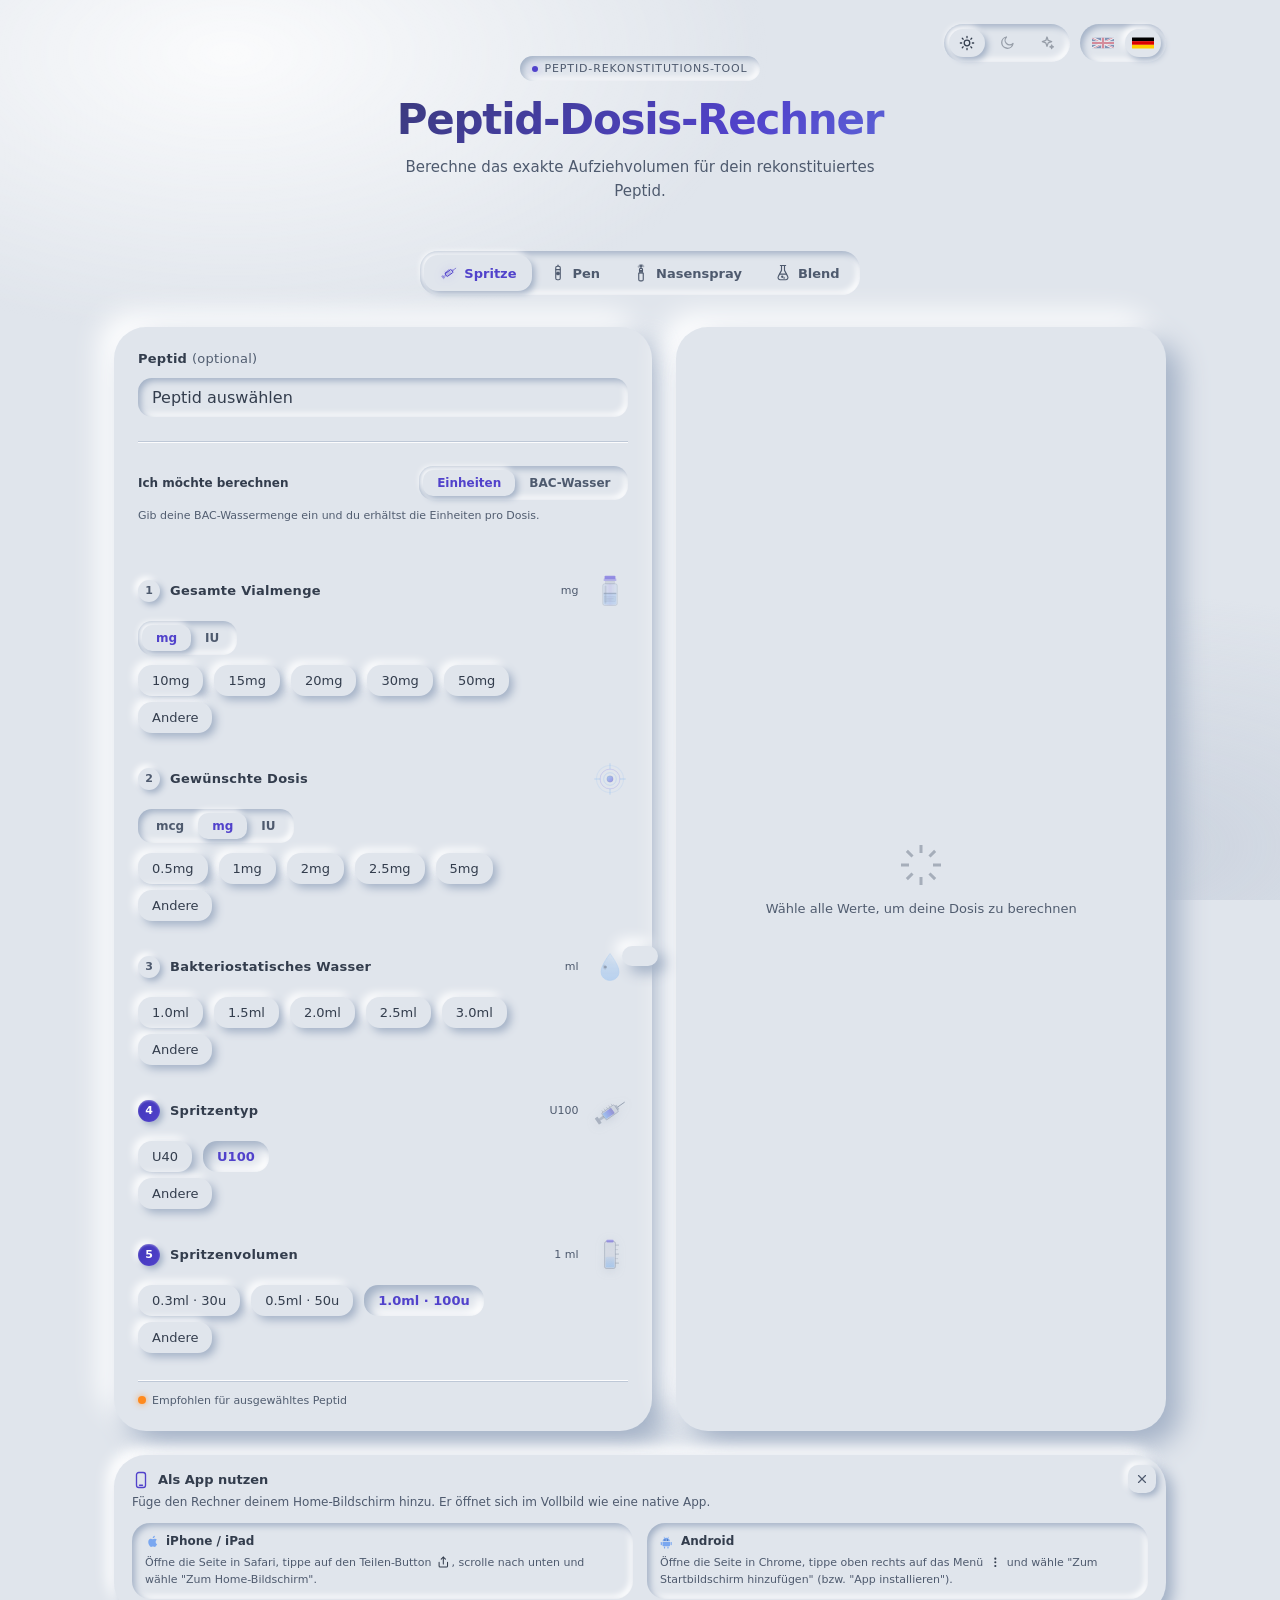
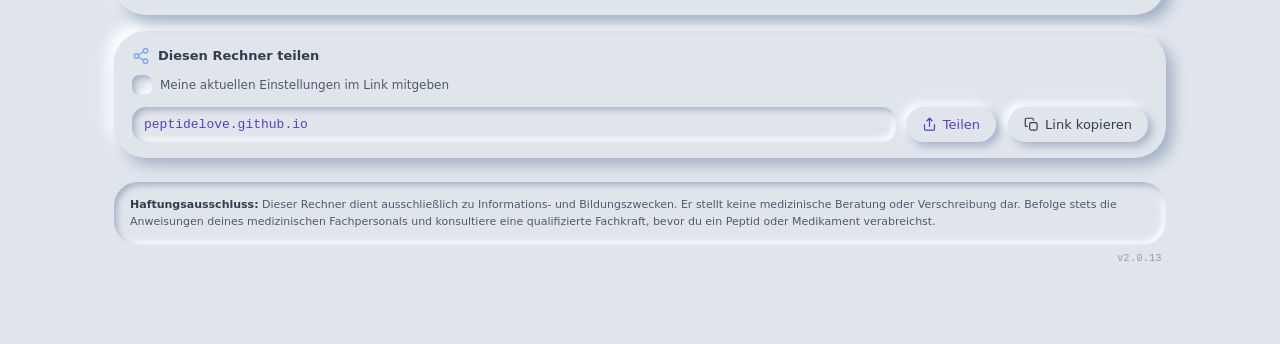
<file: index.html>
<!DOCTYPE html>
<html lang="en">
<head>
<meta charset="UTF-8">
<meta name="viewport" content="width=device-width, initial-scale=1.0, maximum-scale=5.0, viewport-fit=cover">
<link rel="icon" href="favicon.svg" type="image/svg+xml">
<link rel="icon" href="favicon-32.png" sizes="32x32" type="image/png">
<link rel="apple-touch-icon" href="apple-touch-icon.png">
<meta name="theme-color" content="#e0e5ec">
<link rel="canonical" href="https://peptidelove.github.io/">
<title>Peptide Dose Calculator</title>
<meta name="description" content="Work out the exact draw volume for a reconstituted peptide: syringe, pen, nasal spray or blend. Free, no sign-up, works offline.">
<!-- Link previews: the share button hands this URL to messaging apps, so give
     them something to render instead of a bare link. -->
<meta property="og:type" content="website">
<meta property="og:url" content="https://peptidelove.github.io/">
<meta property="og:title" content="Peptide Dose Calculator">
<meta property="og:description" content="Work out the exact draw volume for a reconstituted peptide: syringe, pen, nasal spray or blend.">
<meta property="og:image" content="https://peptidelove.github.io/icon-512.png">
<meta name="twitter:card" content="summary">
<meta name="twitter:title" content="Peptide Dose Calculator">
<meta name="twitter:description" content="Work out the exact draw volume for a reconstituted peptide: syringe, pen, nasal spray or blend.">
<meta name="twitter:image" content="https://peptidelove.github.io/icon-512.png">
<meta name="mobile-web-app-capable" content="yes">
<meta name="apple-mobile-web-app-capable" content="yes">
<meta name="apple-mobile-web-app-status-bar-style" content="default">
<meta name="apple-mobile-web-app-title" content="Peptide Calc">
<link rel="manifest" href="manifest.json">
<link rel="stylesheet" href="styles.css?v=2.0.13">
<script>
  // Pick the theme before first paint. app.js only runs at the end of <body>,
  // and until it did, the page painted in the base (classic) theme and then
  // switched: a visible flash on a slow first load.
  (function() {
    var theme = 'light';
    try {
      var saved = JSON.parse(localStorage.getItem('peptide-calc-v6'));
      if (saved && (saved.theme === 'dark' || saved.theme === 'soft-dark')) theme = saved.theme;
    } catch (e) {}
    var html = document.documentElement;
    html.setAttribute('data-theme', theme);
    if (theme !== 'dark') html.setAttribute('data-skin', 'soft');
    if (theme !== 'light') {
      document.querySelector('meta[name="theme-color"]')
        .setAttribute('content', theme === 'dark' ? '#000000' : '#282c34');
    }
  })();
</script>
</head>
<body>

<div class="container">
  <div class="top-controls">
  <div class="theme-switch" role="group" data-i18n-aria="themeGroup" aria-label="Theme">
    <button class="theme-btn" type="button" data-theme-opt="light" data-i18n-aria="themeLight" aria-label="Light" title="Light">
      <svg viewBox="0 0 24 24" fill="none" stroke="currentColor" stroke-width="1.9" stroke-linecap="round" stroke-linejoin="round" aria-hidden="true"><circle cx="12" cy="12" r="4.2"/><path d="M12 2v2M12 20v2M4.9 4.9l1.4 1.4M17.7 17.7l1.4 1.4M2 12h2M20 12h2M4.9 19.1l1.4-1.4M17.7 6.3l1.4-1.4"/></svg>
    </button>
    <button class="theme-btn" type="button" data-theme-opt="soft-dark" data-i18n-aria="themeSoftDark" aria-label="Dark" title="Dark">
      <svg viewBox="0 0 24 24" fill="none" stroke="currentColor" stroke-width="1.9" stroke-linecap="round" stroke-linejoin="round" aria-hidden="true"><path d="M21 12.8A8.5 8.5 0 1111.2 3a6.6 6.6 0 009.8 9.8z"/></svg>
    </button>
    <button class="theme-btn" type="button" data-theme-opt="dark" data-i18n-aria="themeClassic" aria-label="Classic (neon)" title="Classic (neon)">
      <svg viewBox="0 0 24 24" fill="none" stroke="currentColor" stroke-width="1.9" stroke-linecap="round" stroke-linejoin="round" aria-hidden="true"><path d="M12 3l1.8 5.2L19 10l-5.2 1.8L12 17l-1.8-5.2L5 10l5.2-1.8z"/><path d="M19 15l.7 2 2 .7-2 .7-.7 2-.7-2-2-.7 2-.7z"/></svg>
    </button>
  </div>

  <div class="lang-switcher">
    <button class="lang-btn" data-lang="en" title="English" aria-label="English">
      <svg viewBox="0 0 60 30" xmlns="http://www.w3.org/2000/svg">
        <clipPath id="ukclip"><path d="M0 0v30h60V0z"/></clipPath>
        <clipPath id="ukclip2"><path d="M30 15h30v15zv15H0zH0V0zV0h30z"/></clipPath>
        <g clip-path="url(#ukclip)">
          <rect width="60" height="30" fill="#012169"/>
          <path d="M0 0L60 30M60 0L0 30" stroke="#fff" stroke-width="6"/>
          <path d="M0 0L60 30M60 0L0 30" clip-path="url(#ukclip2)" stroke="#C8102E" stroke-width="4"/>
          <path d="M30 0v30M0 15h60" stroke="#fff" stroke-width="10"/>
          <path d="M30 0v30M0 15h60" stroke="#C8102E" stroke-width="6"/>
        </g>
      </svg>
    </button>
    <button class="lang-btn active" data-lang="de" title="Deutsch" aria-label="Deutsch">
      <svg viewBox="0 0 60 30" xmlns="http://www.w3.org/2000/svg">
        <rect width="60" height="10" y="0" fill="#000"/>
        <rect width="60" height="10" y="10" fill="#DD0000"/>
        <rect width="60" height="10" y="20" fill="#FFCE00"/>
      </svg>
    </button>
    </div>
  </div>

  <div class="header">
    <div class="badge" data-i18n="badge">Peptide Reconstitution Tool</div>
    <h1 data-i18n="title">Peptide Dose Calculator</h1>
    <p data-i18n="subtitle">Calculate the exact draw volume for your reconstituted peptide.</p>
  </div>

  <div class="mode-toggle" id="mode-toggle">
    <button class="mode-btn active" data-mode="syringe">
      <svg viewBox="0 0 24 24" fill="none" xmlns="http://www.w3.org/2000/svg">
        <g transform="rotate(-35 12 12)" stroke="currentColor" stroke-width="1.2" stroke-linecap="round" stroke-linejoin="round">
          <rect x="1.5" y="10" width="2" height="4" rx="0.5" fill="currentColor" opacity="0.4"/>
          <rect x="3.5" y="11.2" width="3.5" height="1.6" fill="currentColor" opacity="0.3"/>
          <rect x="7" y="9.5" width="10" height="5" rx="0.8" fill="none"/>
          <rect x="7.5" y="10.2" width="7" height="3.5" rx="0.4" fill="currentColor" opacity="0.25"/>
          <line x1="8.5" y1="9.5" x2="8.5" y2="8" opacity="0.5"/>
          <line x1="10.5" y1="9.5" x2="10.5" y2="8" opacity="0.5"/>
          <line x1="12.5" y1="9.5" x2="12.5" y2="8" opacity="0.5"/>
          <line x1="14.5" y1="9.5" x2="14.5" y2="8" opacity="0.5"/>
          <rect x="17" y="10.8" width="1.5" height="2.5" fill="currentColor" opacity="0.3"/>
          <line x1="18.5" y1="12" x2="23" y2="12" opacity="0.6"/>
        </g>
      </svg>
      <span data-i18n="modeSyringe">Syringe</span>
    </button>
    <button class="mode-btn" data-mode="pen">
      <svg viewBox="0 0 24 24" fill="none" stroke="currentColor" stroke-width="1.5" stroke-linecap="round" stroke-linejoin="round">
        <rect x="9" y="3" width="6" height="18" rx="2"/>
        <line x1="12" y1="3" x2="12" y2="1.5"/>
        <line x1="9.5" y1="7.5" x2="14.5" y2="7.5"/>
        <circle cx="12" cy="12.5" r="1.8" fill="currentColor"/>
      </svg>
      <span data-i18n="modePen">Pen</span>
    </button>
    <button class="mode-btn" data-mode="spray">
      <svg viewBox="0 0 24 24" fill="none" stroke="currentColor" stroke-width="1.5" stroke-linecap="round" stroke-linejoin="round">
        <path d="M9 12h6v8.5a2 2 0 01-2 2h-2a2 2 0 01-2-2V12z"/>
        <path d="M10.5 12V10a1.5 1.5 0 013 0v2"/>
        <rect x="10" y="6" width="4" height="4.5" rx="1"/>
        <line x1="12" y1="6" x2="12" y2="4"/>
        <circle cx="12" cy="2.5" r="1.2" fill="none"/>
        <circle cx="9" cy="3.5" r="0.7" fill="currentColor" opacity="0.4"/>
        <circle cx="15" cy="3" r="0.7" fill="currentColor" opacity="0.4"/>
        <circle cx="10.2" cy="1.5" r="0.5" fill="currentColor" opacity="0.3"/>
        <circle cx="13.8" cy="1.2" r="0.5" fill="currentColor" opacity="0.3"/>
      </svg>
      <span data-i18n="modeSpray">Nose Spray</span>
    </button>
    <button class="mode-btn" data-mode="blend">
      <svg viewBox="0 0 24 24" fill="none" stroke="currentColor" stroke-width="1.5" stroke-linecap="round" stroke-linejoin="round">
        <path d="M10 2v6.5l-4.2 8A3 3 0 008.4 21h7.2a3 3 0 002.6-4.5l-4.2-8V2"/>
        <line x1="8.5" y1="2" x2="15.5" y2="2"/>
        <line x1="7.3" y1="13.5" x2="16.7" y2="13.5"/>
        <circle cx="11" cy="17" r="0.8" fill="currentColor"/>
        <circle cx="13.5" cy="18.5" r="0.6" fill="currentColor" opacity="0.6"/>
      </svg>
      <span data-i18n="modeBlend">Blend</span>
    </button>
  </div>

  <div class="layout">
    <div class="card form-card">
      <!-- on the card itself, so it shows in every mode, blend included -->
      <button class="reset-top" id="reset-top" type="button" hidden>
        <svg width="13" height="13" viewBox="0 0 24 24" fill="none" stroke="currentColor" stroke-width="2.2" stroke-linecap="round" stroke-linejoin="round" aria-hidden="true"><path d="M3 12a9 9 0 109-9 9.75 9.75 0 00-6.74 2.74L3 8"/><path d="M3 3v5h5"/></svg>
        <span data-i18n="reset">Reset</span>
      </button>
      <div class="peptide-row" id="peptide-row">
        <div class="step-header">
          <div class="step-title"><span data-i18n="peptide">Peptide</span> <span style="color:var(--text-faint);font-weight:400" data-i18n="optional">(optional)</span></div>
        </div>
        <select id="peptide-select"></select>
        <div class="peptide-hint" id="peptide-nasal-hint" data-i18n="nasalOnly" style="display:none">Nasal-use peptides only</div>
      </div>

      <div class="step" id="blend-row" style="display:none">
        <div class="step-header">
          <div class="step-num">1</div>
          <div class="step-title" data-i18n="blendStep">Blend Components</div>
          <div class="step-hint" id="hint-blend"></div>
          <svg class="step-icon" viewBox="0 0 40 40" xmlns="http://www.w3.org/2000/svg">
            <path d="M16 5v9l-7.5 14.5A4 4 0 0012 34h16a4 4 0 003.5-5.5L24 14V5" fill="rgba(167,139,250,0.12)" stroke="rgba(255,255,255,0.35)" stroke-width="1.2" stroke-linecap="round" stroke-linejoin="round"/>
            <line x1="13.5" y1="5" x2="26.5" y2="5" stroke="rgba(255,255,255,0.4)" stroke-width="1.5" stroke-linecap="round"/>
            <path d="M11 24h18l2.5 4.5A2.5 2.5 0 0129 32H11a2.5 2.5 0 01-2.5-3.5z" fill="rgba(34,211,238,0.4)"/>
            <path d="M11 24h18l1.2 2.2H9.8z" fill="rgba(167,139,250,0.5)"/>
            <circle cx="17" cy="28.5" r="1.1" fill="rgba(255,255,255,0.35)"/>
            <circle cx="23" cy="30" r="0.8" fill="rgba(255,255,255,0.25)"/>
          </svg>
        </div>
        <div id="blend-list"></div>
        <button class="btn blend-add-btn" id="blend-add" type="button">+ <span data-i18n="blendAdd">Add peptide</span></button>
      </div>

      <div class="solve-row" id="solve-row">
        <div class="solve-head">
          <span class="solve-label" data-i18n="solveFor">I want to calculate</span>
          <div class="unit-toggle-group" id="solve-toggle">
            <button class="unit-toggle-btn active" type="button" data-solve="units" data-i18n="solveUnits">Draw units</button>
            <button class="unit-toggle-btn" type="button" data-solve="water" data-i18n="solveWater">BAC water</button>
          </div>
        </div>
        <p class="solve-desc" id="solve-desc"></p>
      </div>

      <div class="step" id="step-1">
        <div class="step-header">
          <div class="step-num">1</div>
          <div class="step-title" data-i18n="step1">Total Vial Amount</div>
          <div class="step-hint" id="hint-1">mg</div>
          <svg class="step-icon" viewBox="0 0 40 40" xmlns="http://www.w3.org/2000/svg">
            <defs>
              <linearGradient id="vialGlass" x1="0%" y1="0%" x2="100%" y2="0%">
                <stop offset="0%" stop-color="rgba(34,211,238,0.15)"/>
                <stop offset="50%" stop-color="rgba(167,139,250,0.25)"/>
                <stop offset="100%" stop-color="rgba(34,211,238,0.15)"/>
              </linearGradient>
              <linearGradient id="vialCap" x1="0%" y1="0%" x2="0%" y2="100%">
                <stop offset="0%" stop-color="#a78bfa"/>
                <stop offset="100%" stop-color="#7c5cf0"/>
              </linearGradient>
            </defs>
            <rect x="14" y="3" width="12" height="4" rx="1" fill="url(#vialCap)"/>
            <rect x="13" y="6" width="14" height="3" rx="0.5" fill="rgba(167,139,250,0.6)"/>
            <rect x="15" y="9" width="10" height="3" fill="rgba(255,255,255,0.18)" stroke="rgba(255,255,255,0.3)" stroke-width="0.5"/>
            <rect x="12" y="12" width="16" height="24" rx="2" fill="url(#vialGlass)" stroke="rgba(255,255,255,0.35)" stroke-width="0.8"/>
            <rect x="13" y="22" width="14" height="13" rx="1.5" fill="rgba(34,211,238,0.4)"/>
            <rect x="13" y="22" width="14" height="1.5" fill="rgba(255,255,255,0.5)"/>
            <rect x="14" y="14" width="2" height="20" rx="1" fill="rgba(255,255,255,0.25)"/>
            <rect x="14" y="26" width="12" height="6" fill="rgba(255,255,255,0.08)" stroke="rgba(255,255,255,0.2)" stroke-width="0.4"/>
            <line x1="16" y1="28.5" x2="24" y2="28.5" stroke="rgba(255,255,255,0.3)" stroke-width="0.5"/>
            <line x1="16" y1="30" x2="22" y2="30" stroke="rgba(255,255,255,0.2)" stroke-width="0.5"/>
          </svg>
        </div>
        <div class="dose-row" style="margin-bottom:10px">
          <div class="unit-toggle-group" id="vial-unit-toggle">
            <button class="unit-toggle-btn active" data-vial-unit="mg">mg</button>
            <button class="unit-toggle-btn" data-vial-unit="iu">IU</button>
          </div>
        </div>
        <div class="pills" id="vial-pills"></div>
        <div class="custom-row" id="vial-custom" style="display:none">
          <div class="input-wrap">
            <input type="text" id="vial-input" inputmode="decimal" data-i18n-placeholder="enterMg" placeholder="Enter mg">
            <span class="unit-suffix" id="vial-unit-suffix">mg</span>
          </div>
        </div>
      </div>

      <div class="step" id="step-3">
        <div class="step-header">
          <div class="step-num">2</div>
          <div class="step-title" data-i18n="step3">Desired Dose</div>
          <div class="step-hint" id="hint-3"></div>
          <svg class="step-icon" viewBox="0 0 40 40" xmlns="http://www.w3.org/2000/svg">
            <defs>
              <linearGradient id="doseGrad" x1="0%" y1="0%" x2="100%" y2="100%">
                <stop offset="0%" stop-color="#22d3ee"/>
                <stop offset="100%" stop-color="#a78bfa"/>
              </linearGradient>
            </defs>
            <circle cx="20" cy="20" r="15" fill="none" stroke="rgba(34,211,238,0.25)" stroke-width="1.2"/>
            <circle cx="20" cy="20" r="11" fill="none" stroke="rgba(167,139,250,0.35)" stroke-width="1"/>
            <circle cx="20" cy="20" r="7" fill="none" stroke="rgba(34,211,238,0.5)" stroke-width="1"/>
            <circle cx="20" cy="20" r="3.5" fill="url(#doseGrad)"/>
            <circle cx="20" cy="20" r="3.5" fill="none" stroke="rgba(255,255,255,0.4)" stroke-width="0.6"/>
            <line x1="20" y1="3" x2="20" y2="9" stroke="rgba(34,211,238,0.7)" stroke-width="1" stroke-linecap="round"/>
            <line x1="20" y1="31" x2="20" y2="37" stroke="rgba(34,211,238,0.7)" stroke-width="1" stroke-linecap="round"/>
            <line x1="3" y1="20" x2="9" y2="20" stroke="rgba(34,211,238,0.7)" stroke-width="1" stroke-linecap="round"/>
            <line x1="31" y1="20" x2="37" y2="20" stroke="rgba(34,211,238,0.7)" stroke-width="1" stroke-linecap="round"/>
          </svg>
        </div>
        <div class="blend-anchor" id="blend-anchor" style="display:none">
          <div class="blend-anchor-label" data-i18n="blendAnchorLabel">Dose refers to</div>
          <div class="pills" id="blend-anchor-pills"></div>
        </div>
        <div class="dose-row" style="margin-bottom:10px">
          <div class="unit-toggle-group">
            <button class="unit-toggle-btn" data-unit="mcg">mcg</button>
            <button class="unit-toggle-btn active" data-unit="mg">mg</button>
            <button class="unit-toggle-btn" data-unit="iu">IU</button>
          </div>
        </div>
        <div class="pills" id="dose-pills"></div>
        <div class="custom-row" id="dose-custom" style="display:none">
          <div class="input-wrap">
            <input type="text" id="dose-input" inputmode="decimal" data-i18n-placeholder="enterDose" placeholder="Enter dose">
            <span class="unit-suffix" id="dose-unit-suffix">mg</span>
          </div>
        </div>
      </div>

      <div class="step" id="step-2">
        <div class="step-header">
          <div class="step-num">3</div>
          <div class="step-title" data-i18n="step2">Bacteriostatic Water</div>
          <div class="step-hint" id="hint-2">ml</div>
          <svg class="step-icon" id="step2-icon-water" viewBox="0 0 40 40" xmlns="http://www.w3.org/2000/svg">
            <defs>
              <linearGradient id="waterGrad" x1="0%" y1="0%" x2="0%" y2="100%">
                <stop offset="0%" stop-color="rgba(34,211,238,0.3)"/>
                <stop offset="100%" stop-color="rgba(34,211,238,0.7)"/>
              </linearGradient>
              <radialGradient id="waterShine" cx="35%" cy="30%" r="30%">
                <stop offset="0%" stop-color="rgba(255,255,255,0.6)"/>
                <stop offset="100%" stop-color="rgba(255,255,255,0)"/>
              </radialGradient>
            </defs>
            <path d="M20 5 C 20 5, 10 18, 10 25 C 10 31, 14.5 35, 20 35 C 25.5 35, 30 31, 30 25 C 30 18, 20 5, 20 5 Z" fill="url(#waterGrad)" stroke="rgba(34,211,238,0.6)" stroke-width="0.8"/>
            <ellipse cx="16" cy="22" rx="4" ry="6" fill="url(#waterShine)" transform="rotate(-20 16 22)"/>
            <circle cx="15" cy="20" r="1.5" fill="rgba(255,255,255,0.7)"/>
          </svg>
          <svg class="step-icon" id="step2-icon-units" style="display:none" viewBox="0 0 40 40" xmlns="http://www.w3.org/2000/svg">
            <defs>
              <linearGradient id="tuFill" x1="0%" y1="0%" x2="0%" y2="100%">
                <stop offset="0%" stop-color="rgba(34,211,238,0.35)"/>
                <stop offset="100%" stop-color="rgba(34,211,238,0.75)"/>
              </linearGradient>
            </defs>
            <line x1="20" y1="3" x2="20" y2="9" stroke="rgba(255,255,255,0.5)" stroke-width="1.2" stroke-linecap="round"/>
            <rect x="17.5" y="9" width="5" height="3" rx="0.5" fill="rgba(255,255,255,0.2)" stroke="rgba(255,255,255,0.3)" stroke-width="0.5"/>
            <rect x="15" y="12" width="10" height="19" rx="1.5" fill="rgba(255,255,255,0.06)" stroke="rgba(255,255,255,0.4)" stroke-width="0.8"/>
            <rect x="16" y="22" width="8" height="9" rx="1" fill="url(#tuFill)"/>
            <rect x="16" y="22" width="8" height="1.2" fill="rgba(255,255,255,0.5)"/>
            <line x1="25" y1="16" x2="28" y2="16" stroke="rgba(255,255,255,0.5)" stroke-width="0.7"/>
            <line x1="25" y1="20" x2="27.5" y2="20" stroke="rgba(255,255,255,0.35)" stroke-width="0.6"/>
            <line x1="25" y1="24" x2="28" y2="24" stroke="rgba(255,255,255,0.5)" stroke-width="0.7"/>
            <line x1="25" y1="28" x2="27.5" y2="28" stroke="rgba(255,255,255,0.35)" stroke-width="0.6"/>
            <rect x="18.5" y="31" width="3" height="5" fill="rgba(255,255,255,0.15)"/>
            <rect x="16" y="36" width="8" height="2.5" rx="1" fill="rgba(255,255,255,0.25)"/>
          </svg>
        </div>
        <div id="step2-water">
          <div class="pills" id="water-pills"></div>
          <div class="custom-row" id="water-custom" style="display:none">
            <div class="input-wrap">
              <input type="text" id="water-input" inputmode="decimal" data-i18n-placeholder="enterMl" placeholder="Enter ml">
              <span class="unit-suffix">ml</span>
            </div>
          </div>
        </div>
        <div id="step2-units" style="display:none">
          <div class="pills" id="targetunits-pills"></div>
          <div class="custom-row" id="targetunits-custom" style="display:none">
            <div class="input-wrap">
              <input type="text" id="targetunits-input" inputmode="numeric" data-i18n-placeholder="enterTargetUnits" placeholder="Units">
              <span class="unit-suffix" data-i18n="units">units</span>
            </div>
          </div>
        </div>
      </div>

      <div class="step" id="step-4">
        <div class="step-header">
          <div class="step-num">4</div>
          <div class="step-title" data-i18n="step4">Syringe Type</div>
          <div class="step-hint" id="hint-4"></div>
          <svg class="step-icon" id="step4-icon-syringe" viewBox="0 0 40 40" xmlns="http://www.w3.org/2000/svg">
            <defs>
              <linearGradient id="syrFill" x1="0%" y1="0%" x2="100%" y2="0%">
                <stop offset="0%" stop-color="rgba(34,211,238,0.7)"/>
                <stop offset="100%" stop-color="rgba(167,139,250,0.7)"/>
              </linearGradient>
            </defs>
            <g transform="translate(20.9 20.9) scale(1.05) translate(-20 -20)">
            <g transform="rotate(-35 20 20)">
              <rect x="2" y="16" width="3.4" height="8" rx="0.6" fill="rgba(255,255,255,0.4)"/>
              <rect x="5.4" y="18.6" width="5.6" height="2.8" fill="rgba(255,255,255,0.3)"/>
              <rect x="11" y="15.5" width="16" height="9" rx="1.2" fill="rgba(255,255,255,0.08)" stroke="rgba(255,255,255,0.4)" stroke-width="0.7"/>
              <rect x="11.5" y="16.6" width="11" height="6.8" rx="0.6" fill="url(#syrFill)"/>
              <rect x="20" y="16" width="2.4" height="8" fill="rgba(0,0,0,0.4)"/>
              <line x1="13" y1="15.5" x2="13" y2="13.2" stroke="rgba(255,255,255,0.5)" stroke-width="0.45"/>
              <line x1="16" y1="15.5" x2="16" y2="13.2" stroke="rgba(255,255,255,0.5)" stroke-width="0.45"/>
              <line x1="19" y1="15.5" x2="19" y2="13.2" stroke="rgba(255,255,255,0.5)" stroke-width="0.45"/>
              <line x1="22" y1="15.5" x2="22" y2="13.2" stroke="rgba(255,255,255,0.5)" stroke-width="0.45"/>
              <line x1="25" y1="15.5" x2="25" y2="13.2" stroke="rgba(255,255,255,0.5)" stroke-width="0.45"/>
              <rect x="27" y="17.2" width="2.2" height="5.6" fill="rgba(255,255,255,0.3)"/>
              <line x1="29.2" y1="20" x2="37.5" y2="20" stroke="rgba(255,255,255,0.6)" stroke-width="0.9" stroke-linecap="round"/>
            </g>
            </g>
          </svg>
          <svg class="step-icon" id="step4-icon-spray" style="display:none" viewBox="0 0 40 40" xmlns="http://www.w3.org/2000/svg">
            <!-- Mist -->
            <circle cx="20" cy="4" r="1.5" fill="rgba(34,211,238,0.35)"/>
            <circle cx="17.5" cy="6" r="1" fill="rgba(167,139,250,0.3)"/>
            <circle cx="22.5" cy="5.5" r="1" fill="rgba(34,211,238,0.25)"/>
            <circle cx="20" cy="7.5" r="0.8" fill="rgba(167,139,250,0.2)"/>
            <!-- Nozzle tip -->
            <ellipse cx="20" cy="10.5" rx="2.2" ry="1.4" fill="rgba(255,255,255,0.12)" stroke="rgba(255,255,255,0.3)" stroke-width="0.5"/>
            <!-- Nozzle stem -->
            <rect x="18.8" y="11" width="2.4" height="4" rx="0.8" fill="rgba(255,255,255,0.15)" stroke="rgba(255,255,255,0.25)" stroke-width="0.5"/>
            <!-- Actuator -->
            <rect x="15.5" y="14.5" width="9" height="4" rx="1.5" fill="rgba(255,255,255,0.15)" stroke="rgba(255,255,255,0.3)" stroke-width="0.6"/>
            <!-- Finger rests -->
            <path d="M13 19 Q13 18 15.5 18 L24.5 18 Q27 18 27 19 L27 20.5 Q27 21.5 24.5 21.5 L15.5 21.5 Q13 21.5 13 20.5 Z" fill="rgba(255,255,255,0.1)" stroke="rgba(255,255,255,0.22)" stroke-width="0.5"/>
            <!-- Bottle body -->
            <path d="M15.5 22 L13.5 26 L13.5 35 Q13.5 37 16 37 L24 37 Q26.5 37 26.5 35 L26.5 26 L24.5 22 Z" fill="rgba(34,211,238,0.15)" stroke="rgba(255,255,255,0.35)" stroke-width="0.8"/>
            <!-- Liquid -->
            <path d="M14 29 L14 35 Q14 36.5 16 36.5 L24 36.5 Q26 36.5 26 35 L26 29 Z" fill="rgba(34,211,238,0.4)"/>
          </svg>
        </div>
        <div id="step4-syringe">
          <div class="pills" id="syringe-pills"></div>
          <div class="custom-row" id="syringe-custom" style="display:none">
            <div class="input-wrap">
              <input type="text" id="syringe-input" inputmode="numeric" data-i18n-placeholder="enterUnitsPerMl" placeholder="Units/ml">
              <span class="unit-suffix">units/ml</span>
            </div>
          </div>
        </div>
        <div id="step4-spray" style="display:none">
          <div class="pills" id="spray-pills"></div>
          <div class="custom-row" id="spray-custom" style="display:none">
            <div class="input-wrap">
              <input type="text" id="spray-input" inputmode="decimal" data-i18n-placeholder="enterMlPerPump" placeholder="ml per pump">
              <span class="unit-suffix">ml</span>
            </div>
          </div>
        </div>
      </div>

      <div class="step" id="step-5">
        <div class="step-header">
          <div class="step-num">5</div>
          <div class="step-title" data-i18n="step5">Syringe Volume</div>
          <div class="step-hint" id="hint-5"></div>
          <svg class="step-icon" viewBox="0 0 40 40" xmlns="http://www.w3.org/2000/svg">
            <defs>
              <linearGradient id="capFill" x1="0%" y1="0%" x2="0%" y2="100%">
                <stop offset="0%" stop-color="rgba(34,211,238,0.2)"/>
                <stop offset="100%" stop-color="rgba(34,211,238,0.6)"/>
              </linearGradient>
            </defs>
            <rect x="14" y="5" width="12" height="30" rx="2" fill="rgba(255,255,255,0.06)" stroke="rgba(255,255,255,0.4)" stroke-width="0.8"/>
            <rect x="15" y="22" width="10" height="12" rx="1" fill="url(#capFill)"/>
            <line x1="26" y1="9" x2="30" y2="9" stroke="rgba(255,255,255,0.5)" stroke-width="0.7"/>
            <line x1="26" y1="14" x2="29" y2="14" stroke="rgba(255,255,255,0.35)" stroke-width="0.6"/>
            <line x1="26" y1="19" x2="30" y2="19" stroke="rgba(255,255,255,0.5)" stroke-width="0.7"/>
            <line x1="26" y1="24" x2="29" y2="24" stroke="rgba(255,255,255,0.35)" stroke-width="0.6"/>
            <line x1="26" y1="29" x2="30" y2="29" stroke="rgba(255,255,255,0.5)" stroke-width="0.7"/>
            <rect x="16" y="3" width="8" height="3" rx="1" fill="rgba(167,139,250,0.6)"/>
          </svg>
        </div>
        <div class="pills" id="capacity-pills"></div>
        <div class="custom-row" id="capacity-custom" style="display:none">
          <div class="input-wrap">
            <input type="text" id="capacity-input" inputmode="decimal" data-i18n-placeholder="enterMlCap" placeholder="ml">
            <span class="unit-suffix">ml</span>
          </div>
        </div>
      </div>

      <div class="legend">
        <span class="legend-dot" data-i18n="legendRecommended">Recommended for selected peptide</span>
      </div>
    </div>

    <div class="card result-card" id="result-card">
      <div id="result-content">
        <div class="result-empty">
          <svg width="48" height="48" viewBox="0 0 24 24" fill="none" stroke="currentColor" stroke-width="1.5">
            <path d="M12 2v4M12 18v4M4.93 4.93l2.83 2.83M16.24 16.24l2.83 2.83M2 12h4M18 12h4M4.93 19.07l2.83-2.83M16.24 7.76l2.83-2.83"/>
          </svg>
          <div data-i18n="empty">Select all values to calculate your dose</div>
        </div>
      </div>
    </div>
  </div>

  <div class="a2hs" id="a2hs-hint">
    <button class="a2hs-close" id="a2hs-close" type="button" data-i18n-aria="dismiss" aria-label="Dismiss" title="Dismiss">
      <svg width="14" height="14" viewBox="0 0 24 24" fill="none" stroke="currentColor" stroke-width="2" stroke-linecap="round"><line x1="18" y1="6" x2="6" y2="18"/><line x1="6" y1="6" x2="18" y2="18"/></svg>
    </button>
    <div class="a2hs-title">
      <svg width="18" height="18" viewBox="0 0 24 24" fill="none" stroke="currentColor" stroke-width="1.8" stroke-linecap="round" stroke-linejoin="round"><rect x="6" y="2" width="12" height="20" rx="3"/><line x1="10" y1="19" x2="14" y2="19"/></svg>
      <span data-i18n="a2hsTitle">Use as an app</span>
    </div>
    <p class="a2hs-sub" data-i18n="a2hsSub">Add this calculator to your home screen. It opens fullscreen like a native app.</p>
    <div class="a2hs-grid">
      <div class="a2hs-item">
        <div class="a2hs-os">
          <svg width="15" height="15" viewBox="0 0 24 24" fill="currentColor" aria-hidden="true"><path d="M17.05 12.54c-.02-2.2 1.79-3.25 1.87-3.3-1.02-1.49-2.6-1.7-3.17-1.72-1.35-.14-2.63.79-3.32.79-.68 0-1.74-.77-2.86-.75-1.47.02-2.83.85-3.59 2.17-1.53 2.66-.39 6.6 1.1 8.76.73 1.06 1.6 2.25 2.73 2.21 1.1-.05 1.51-.71 2.84-.71 1.32 0 1.7.71 2.85.69 1.18-.02 1.92-1.08 2.64-2.14.83-1.21 1.17-2.39 1.19-2.45-.03-.01-2.29-.88-2.31-3.49z"/><path d="M14.9 5.61c.6-.73 1.01-1.74.9-2.75-.87.03-1.92.58-2.54 1.31-.56.64-1.05 1.68-.92 2.66.97.08 1.95-.49 2.56-1.22z"/></svg>
          <span data-i18n="a2hsIosLabel">iPhone / iPad</span>
        </div>
        <div class="a2hs-steps" data-i18n-html="a2hsIos">Open this page in Safari, tap the Share icon (square with an arrow), scroll down and choose "Add to Home Screen".</div>
      </div>
      <div class="a2hs-item">
        <div class="a2hs-os">
          <svg width="15" height="15" viewBox="0 0 24 24" fill="currentColor" aria-hidden="true"><path d="M7.2 6.86 6.05 5.05a.42.42 0 0 1 .13-.58.42.42 0 0 1 .58.13l1.18 1.85a7.3 7.3 0 0 1 4.12 0l1.18-1.85a.42.42 0 0 1 .58-.13c.2.12.25.38.13.58L12.8 6.86A6.2 6.2 0 0 1 16 11.7H4a6.2 6.2 0 0 1 3.2-4.84z"/><circle cx="7.9" cy="9.5" r=".78" fill="#0a1526"/><circle cx="12.1" cy="9.5" r=".78" fill="#0a1526"/><path d="M4 12.6h12v5.6a1.3 1.3 0 0 1-1.3 1.3H5.3A1.3 1.3 0 0 1 4 18.2z"/><rect x="1.2" y="12.6" width="1.9" height="5.2" rx=".95"/><rect x="16.9" y="12.6" width="1.9" height="5.2" rx=".95"/><rect x="6.3" y="19.9" width="1.9" height="3.4" rx=".95"/><rect x="11.8" y="19.9" width="1.9" height="3.4" rx=".95"/></svg>
          <span data-i18n="a2hsAndroidLabel">Android</span>
        </div>
        <div class="a2hs-steps" data-i18n-html="a2hsAndroid">Open this page in Chrome, tap the ⋮ menu in the top-right corner and choose "Add to Home screen" (or "Install app").</div>
      </div>
    </div>
  </div>

  <div class="link-card" id="link-card">
    <div class="link-title">
      <svg width="18" height="18" viewBox="0 0 24 24" fill="none" stroke="currentColor" stroke-width="1.8" stroke-linecap="round" stroke-linejoin="round"><circle cx="18" cy="5" r="3"/><circle cx="6" cy="12" r="3"/><circle cx="18" cy="19" r="3"/><line x1="8.6" y1="10.6" x2="15.4" y2="6.4"/><line x1="8.6" y1="13.4" x2="15.4" y2="17.6"/></svg>
      <span data-i18n="shareTitle">Share this calculator</span>
    </div>
    <label class="link-toggle">
      <input type="checkbox" id="link-settings">
      <span data-i18n="shareWithSettings">Include my current settings in the link</span>
    </label>
    <div class="link-row">
      <a class="link-url" id="link-url" href="https://peptidelove.github.io/">peptidelove.github.io</a>
      <div class="link-actions">
        <button class="btn primary" id="link-send" type="button">
          <svg width="15" height="15" viewBox="0 0 24 24" fill="none" stroke="currentColor" stroke-width="1.9" stroke-linecap="round" stroke-linejoin="round"><path d="M4 12v7a2 2 0 002 2h12a2 2 0 002-2v-7"/><polyline points="16 6 12 2 8 6"/><line x1="12" y1="2" x2="12" y2="15"/></svg>
          <span data-i18n="shareAction">Share</span>
        </button>
        <button class="btn" id="link-copy" type="button">
          <svg width="15" height="15" viewBox="0 0 24 24" fill="none" stroke="currentColor" stroke-width="1.9" stroke-linecap="round" stroke-linejoin="round"><rect x="9" y="9" width="12" height="12" rx="2.5"/><path d="M5 15H4a2 2 0 01-2-2V4a2 2 0 012-2h9a2 2 0 012 2v1"/></svg>
          <span data-i18n="shareCopy">Copy link</span>
        </button>
      </div>
    </div>
  </div>

  <div class="disclaimer">
    <strong data-i18n="disclaimerTitle">Disclaimer:</strong> <span data-i18n="disclaimer">This calculator is intended for informational and educational purposes only. It does not constitute medical advice or a prescription. Always follow your healthcare provider's instructions and consult a qualified professional before administering any peptide or medication.</span>
  </div>
  <a href="https://peptidelove.goatcounter.com" target="_blank" rel="noopener" class="version-tag">v2.0.13</a>
</div>

<div class="toast" id="toast"></div>
<script src="peptides.js?v=2.0.13"></script>
<script src="app.js?v=2.0.13"></script>
<script>
  // The app runs from the device: the service worker (registered with the
  // release version in its URL) stores the whole release and serves it at once,
  // online or not. In the background the page asks the network whether a newer
  // release exists; if so it registers that release's worker, which downloads
  // the new files and takes over. The page then reloads into the new release
  // right away if it has not been used yet, otherwise when it is next hidden
  // or opened, so nobody is interrupted mid-entry.
  if ('serviceWorker' in navigator) {
    (function() {
      var sw = navigator.serviceWorker;
      var VERSION_RE = /styles\.css\?v=([\w.-]+)/;
      var current = (VERSION_RE.exec(document.documentElement.innerHTML) || [])[1];
      var hadController = !!sw.controller, touched = false, pending = false, lastCheck = 0;

      function markTouched() { touched = true; }
      window.addEventListener('pointerdown', markTouched, { capture: true, passive: true });
      window.addEventListener('keydown', markTouched, { capture: true, passive: true });

      sw.addEventListener('controllerchange', function() {
        // the very first install also lands here: nothing to reload for
        if (!hadController) { hadController = true; return; }
        if (!touched || document.hidden) location.reload();
        else pending = true;
      });

      // only ever move forward: a stale copy from the network must not pull the
      // app back to an older release
      function isNewer(a, b) {
        var x = a.split('.'), y = b.split('.');
        for (var i = 0; i < Math.max(x.length, y.length); i++) {
          var d = (parseInt(x[i], 10) || 0) - (parseInt(y[i], 10) || 0);
          if (d) return d > 0;
        }
        return false;
      }

      function checkForUpdate() {
        if (!current || navigator.onLine === false || Date.now() - lastCheck < 30 * 60 * 1000) return;
        lastCheck = Date.now();
        fetch('./', { cache: 'no-store' }).then(function(r) {
          return r.ok ? r.text() : '';
        }).then(function(html) {
          var m = VERSION_RE.exec(html);
          if (m && isNewer(m[1], current)) sw.register('sw.js?v=' + m[1]).catch(function() {});
        }).catch(function() {});
      }

      window.addEventListener('load', function() {
        sw.register('sw.js?v=2.0.13').then(checkForUpdate, function() {});
      });
      // a phone keeps the app alive for days: look again when it comes back,
      // and switch to a release that arrived meanwhile once it is put away
      document.addEventListener('visibilitychange', function() {
        if (document.hidden) { if (pending) location.reload(); }
        else checkForUpdate();
      });
    })();
  }
</script>
<script data-goatcounter="https://peptidelove.goatcounter.com/count"
        async src="//gc.zgo.at/count.js"></script>
</body>
</html>
</file>
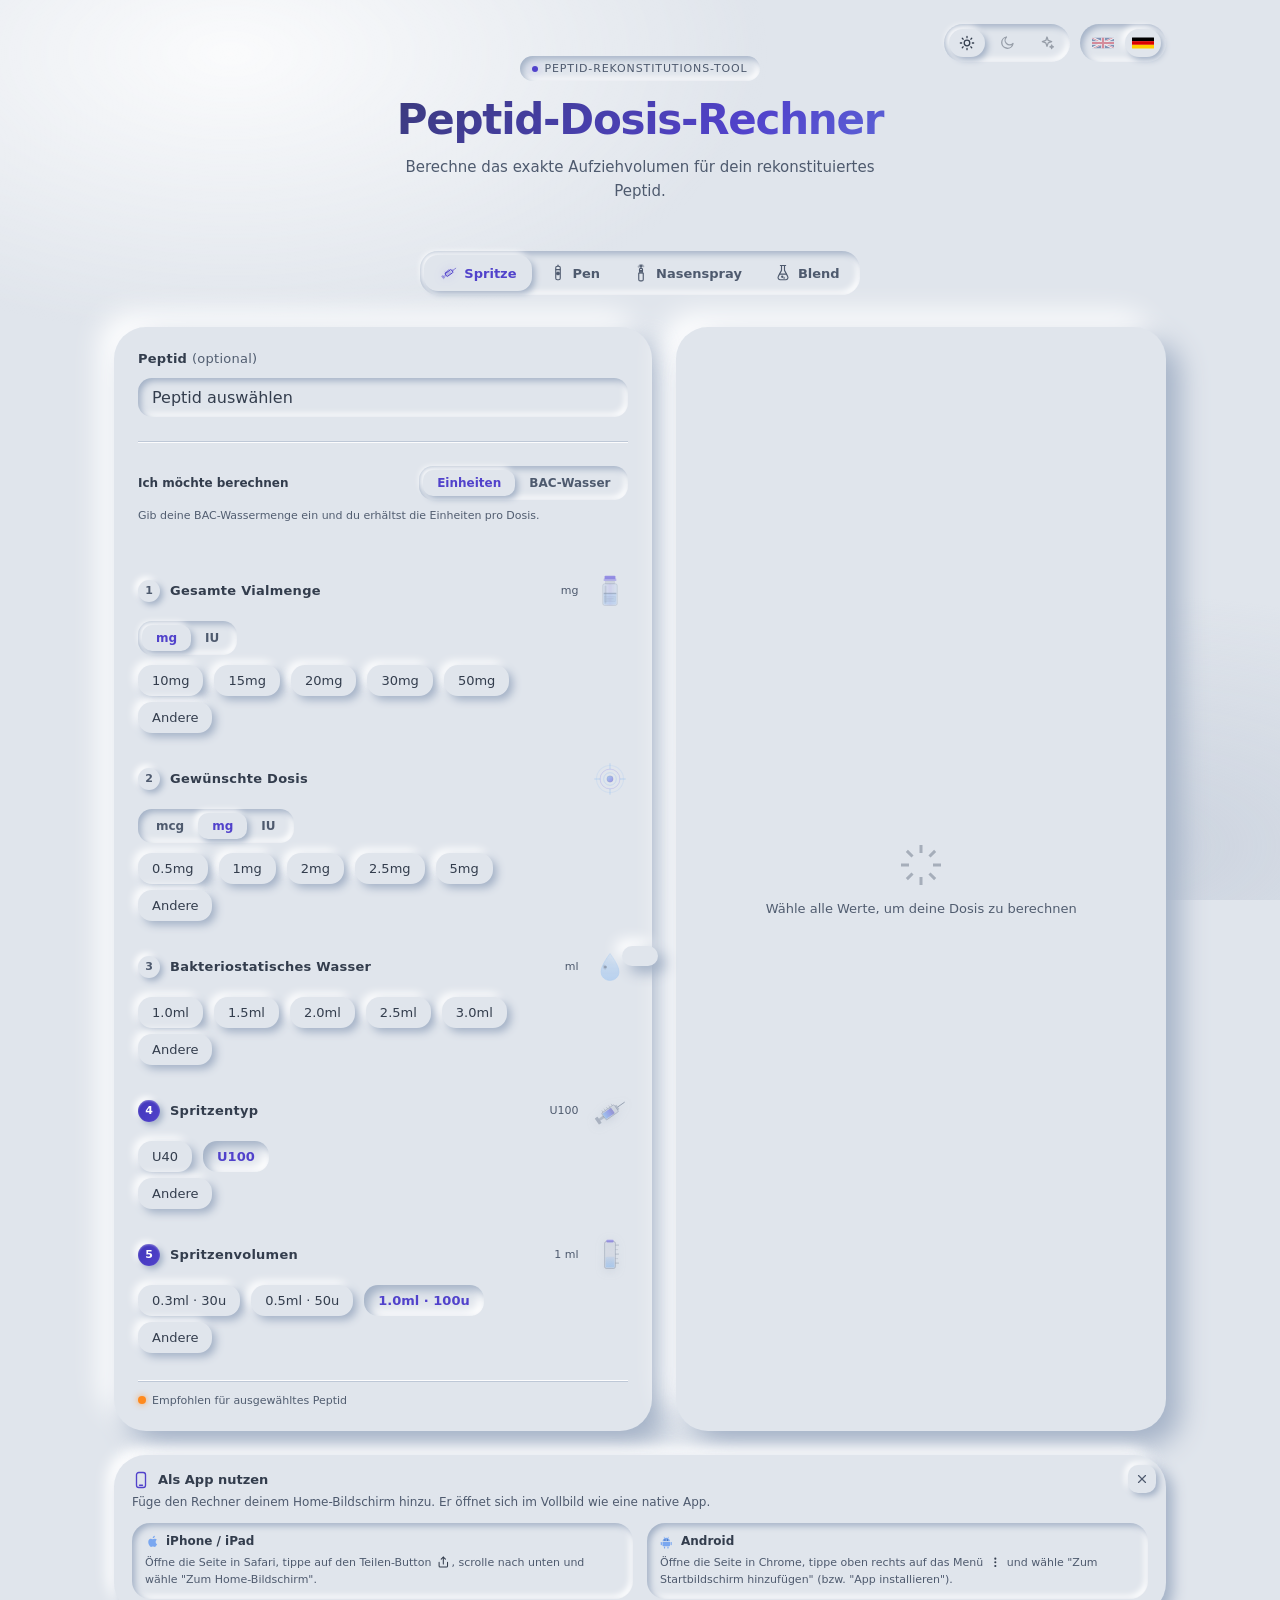
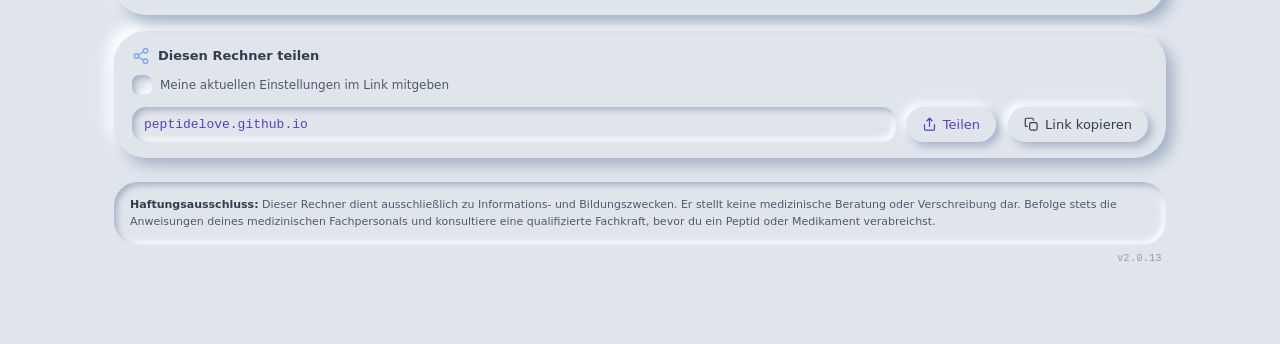
<file: peptide-calculator/index.html>
<!DOCTYPE html>
<html lang="en">
<head>
<meta charset="UTF-8">
<meta name="viewport" content="width=device-width, initial-scale=1.0">
<title>Peptide Dose Calculator has moved</title>
<!-- This page lives at the old project URL (/peptide-calculator/).
     The site now lives at the site root, so send visitors there. -->
<link rel="canonical" href="https://peptidelove.github.io/">
<meta name="robots" content="noindex">
<meta http-equiv="refresh" content="0; url=/">
<style>
  html, body {
    margin: 0;
    min-height: 100vh;
    background: #050810;
    color: #e8ecf4;
    font-family: -apple-system, BlinkMacSystemFont, system-ui, 'Segoe UI', Roboto, sans-serif;
    display: flex;
    align-items: center;
    justify-content: center;
    text-align: center;
  }
  a { color: #22d3ee; }
</style>
<script>
  // Immediate redirect; replace() so the old URL doesn't stay in history.
  location.replace('/');
</script>
</head>
<body>
  <p>This page has moved to <a href="/">peptidelove.github.io</a>. Redirecting…</p>
</body>
</html>
</file>
<file: styles.css>
* { box-sizing: border-box; margin: 0; padding: 0; -webkit-tap-highlight-color: transparent; }

  :root {
    color-scheme: dark;

    /* One corner scale for all three themes: a surface reads as one design
       only if the corner language is consistent. */
    --r-sm: 14px;   /* pills, inputs, small controls */
    --r-md: 18px;   /* buttons, mode buttons, alerts  */
    --r-lg: 24px;   /* inner panels, stat cards       */
    --r-xl: 32px;   /* outer cards                    */

    /* True black: on an OLED screen these pixels are off, which gives the
       neon accents and glows the deepest possible contrast. */
    --bg-0: #000000;
    --bg-1: #0a0f1c;
    --bg-2: #0f1729;
    --surface: rgba(255, 255, 255, 0.03);
    --surface-hover: rgba(255, 255, 255, 0.06);
    --surface-active: rgba(34, 211, 238, 0.08);
    --border: rgba(255, 255, 255, 0.08);
    --border-hover: rgba(255, 255, 255, 0.14);
    --border-active: rgba(34, 211, 238, 0.5);
    --text: #e8ecf4;
    --text-dim: #b8c7d6;
    --text-faint: #9aaec0;
    --accent: #22d3ee;
    --accent-2: #a78bfa;
    --accent-glow: rgba(34, 211, 238, 0.4);
    --warn: #fb923c;
    --error: #f87171;
    --good: #34d399;
  }

  html, body {
    background: var(--bg-0);
    color: var(--text);
    font-family: -apple-system, BlinkMacSystemFont, 'Inter', 'SF Pro Display', system-ui, 'Segoe UI', Roboto, sans-serif;
    -webkit-font-smoothing: antialiased;
    min-height: 100vh;
    overflow-x: hidden;
  }

  body::before {
    content: '';
    position: fixed;
    inset: 0;
    background:
      radial-gradient(ellipse 80% 50% at 50% -20%, rgba(34, 211, 238, 0.12), transparent),
      radial-gradient(ellipse 60% 50% at 80% 80%, rgba(167, 139, 250, 0.08), transparent),
      radial-gradient(ellipse 50% 40% at 10% 60%, rgba(34, 211, 238, 0.06), transparent);
    pointer-events: none;
    z-index: 0;
  }

  .container {
    position: relative;
    z-index: 1;
    max-width: 1100px;
    margin: 0 auto;
    padding: 48px 24px 80px;
    padding-left: max(24px, env(safe-area-inset-left));
    padding-right: max(24px, env(safe-area-inset-right));
    padding-top: max(48px, env(safe-area-inset-top));
  }

  /* One positioned row for both display controls. They used to be placed
     independently, and the mobile breakpoints moved only the language pills —
     so the two drifted out of line on small screens. */
  .top-controls {
    position: absolute;
    top: max(24px, env(safe-area-inset-top));
    right: max(24px, env(safe-area-inset-right));
    display: flex;
    align-items: center;
    gap: 10px;
    z-index: 10;
  }

  /* The theme switch (light / dark / classic) is the same pill as the language
     switcher beside it, with icons in place of flags. */
  .lang-switcher,
  .theme-switch {
    display: flex;
    gap: 4px;
    /* deliberately no backdrop-filter: on iOS the promoted layer is
       re-rasterised while scrolling and the flags render soft */
    background: rgba(13, 21, 38, 0.88);
    border: 1px solid var(--border);
    border-radius: 999px;
    padding: 4px;
    z-index: 10;
  }

  .lang-btn,
  .theme-btn {
    background: transparent;
    border: none;
    width: 36px;
    height: 28px;
    border-radius: 999px;
    cursor: pointer;
    display: flex;
    align-items: center;
    justify-content: center;
    transition: all 0.2s ease;
    opacity: 0.55;
    padding: 0;
    overflow: hidden;
  }
  .lang-btn:hover,
  .theme-btn:hover {
    opacity: 0.9;
    background: var(--surface-hover);
  }
  .lang-btn.active,
  .theme-btn.active {
    opacity: 1;
    background: var(--surface-active);
    box-shadow: 0 0 0 1px var(--border-active);
  }
  .lang-btn svg {
    width: 22px;
    height: 16px;
    border-radius: 2px;
    display: block;
    shape-rendering: geometricPrecision;
  }

  .theme-btn { color: var(--text); touch-action: manipulation; }
  .theme-btn svg { width: 16px; height: 16px; display: block; }

  .mode-toggle {
    display: flex;
    justify-content: center;
    flex-wrap: wrap; /* four modes wrap 2×2 on narrow screens */
    gap: 8px;
    margin-bottom: 32px;
  }

  .mode-btn {
    display: flex;
    align-items: center;
    gap: 8px;
    background: var(--surface);
    border: 1px solid var(--border);
    color: var(--text-dim);
    padding: 12px 24px;
    font-size: 14px;
    font-weight: 600;
    cursor: pointer;
    font-family: inherit;
    transition: all 0.2s ease;
    touch-action: manipulation;
  }

  .mode-btn:hover {
    background: var(--surface-hover);
    border-color: var(--border-hover);
    color: var(--text);
  }

  .mode-btn.active {
    background: var(--surface-active);
    border-color: var(--border-active);
    color: var(--accent);
    box-shadow: 0 0 0 3px rgba(34, 211, 238, 0.08);
  }

  .mode-btn svg {
    width: 22px;
    height: 22px;
    flex-shrink: 0;
  }

  .header {
    text-align: center;
    margin-bottom: 48px;
    padding-top: 8px;
  }

  .header .badge {
    display: inline-flex;
    align-items: center;
    gap: 6px;
    padding: 6px 12px;
    background: var(--surface);
    border: 1px solid var(--border);
    border-radius: 999px;
    font-size: 11px;
    font-weight: 500;
    letter-spacing: 0.08em;
    text-transform: uppercase;
    color: var(--text-dim);
    margin-bottom: 16px;
  }

  .header .badge::before {
    content: '';
    width: 6px;
    height: 6px;
    background: var(--accent);
    border-radius: 50%;
    box-shadow: 0 0 8px var(--accent-glow);
    animation: pulse 2s ease-in-out infinite;
  }

  @keyframes pulse {
    0%, 100% { opacity: 1; }
    50% { opacity: 0.4; }
  }

  .header h1 {
    font-size: 42px;
    font-weight: 700;
    letter-spacing: -0.03em;
    background: linear-gradient(135deg, #fff 0%, #a78bfa 60%, #22d3ee 100%);
    -webkit-background-clip: text;
    -webkit-text-fill-color: transparent;
    background-clip: text;
    margin-bottom: 12px;
    line-height: 1.1;
  }

  .header p {
    color: var(--text-dim);
    font-size: 15px;
    max-width: 480px;
    margin: 0 auto;
    line-height: 1.6;
  }

  .layout {
    display: grid;
    grid-template-columns: 1.1fr 1fr;
    gap: 24px;
    align-items: stretch; /* beide Karten gleich hoch */
  }

  /* Grid items must be allowed to shrink below their content's min width —
     otherwise wide content (e.g. the blend units table) inflates the whole
     column instead of scrolling inside its own container. */
  .layout > * { min-width: 0; }

  .card {
    background: linear-gradient(180deg, rgba(255,255,255,0.04), rgba(255,255,255,0.01));
    border: 1px solid var(--border);
    padding: 24px;
    backdrop-filter: blur(12px);
    -webkit-backdrop-filter: blur(12px);
  }

  .step {
    margin-bottom: 28px;
  }
  .step:last-child { margin-bottom: 0; }

  .step-header {
    display: flex;
    align-items: center;
    gap: 10px;
    margin-bottom: 12px;
  }

  .step-num {
    width: 22px;
    height: 22px;
    border-radius: 50%;
    background: var(--surface);
    border: 1px solid var(--border);
    color: var(--text-dim);
    font-size: 11px;
    font-weight: 600;
    display: flex;
    align-items: center;
    justify-content: center;
    flex-shrink: 0;
  }

  .step.complete .step-num {
    background: linear-gradient(135deg, var(--accent), var(--accent-2));
    border-color: transparent;
    color: #000;
  }

  .step-title {
    font-size: 13px;
    font-weight: 600;
    letter-spacing: 0.02em;
    color: var(--text);
  }

  .step-hint {
    font-size: 11px;
    color: var(--text-faint);
    margin-left: auto;
  }

  .step-icon {
    width: 36px;
    height: 36px;
    flex-shrink: 0;
    margin-left: 4px;
    opacity: 0.7;
    transition: all 0.3s ease;
  }

  .step.complete .step-icon {
    opacity: 1;
    filter: drop-shadow(0 0 8px rgba(34, 211, 238, 0.4));
  }

  .pills {
    display: flex;
    flex-wrap: wrap;
    gap: 6px;
  }

  .pill {
    background: var(--surface);
    border: 1px solid var(--border);
    color: var(--text-dim);
    padding: 8px 14px;
    font-size: 13px;
    font-weight: 500;
    cursor: pointer;
    transition: all 0.15s ease;
    font-family: inherit;
    white-space: nowrap;
    position: relative;
    touch-action: manipulation;
  }

  .pill:hover {
    background: var(--surface-hover);
    border-color: var(--border-hover);
    color: var(--text);
  }

  .pill.active {
    background: var(--surface-active);
    border-color: var(--border-active);
    color: var(--accent);
    box-shadow: 0 0 0 3px rgba(34, 211, 238, 0.08);
  }

  .pill.recommended {
    border-color: rgba(167, 139, 250, 0.4);
    background: rgba(167, 139, 250, 0.06);
    color: #c4b5fd;
  }

  /* The bead sits on the pill's rounded corner itself: the arc crosses the
     45 degree line 0.293 x radius in from each edge. Subtract half the bead
     (4px) and the 1px border the offset is measured inside of. */
  .pill.recommended::after {
    content: '';
    position: absolute;
    top: calc(var(--r-sm) * 0.2929 - 5px);
    right: calc(var(--r-sm) * 0.2929 - 5px);
    width: 8px;
    height: 8px;
    background: var(--accent-2);
    border-radius: 50%;
    box-shadow: 0 0 8px rgba(167, 139, 250, 0.7);
  }

  .pill.recommended.active {
    background: linear-gradient(135deg, rgba(34, 211, 238, 0.12), rgba(167, 139, 250, 0.12));
    border-color: var(--border-active);
    color: var(--accent);
  }

  .custom-row {
    display: flex;
    align-items: center;
    gap: 8px;
    margin-top: 10px;
  }

  /* Experimental: "Other" on its own row, its entry field right beside it */
  .other-row {
    display: flex;
    align-items: center;
    gap: 8px;
    margin-top: 6px;
  }
  .other-row .pill { flex-shrink: 0; }
  /* compact: 132px for a few digits and the unit, wider only where the hint
     text needs it (set in sizeOtherFields) */
  .other-row .custom-row { flex: 0 1 132px; min-width: 0; margin-top: 0; }

  .input-wrap {
    position: relative;
    flex: 1;
  }

  input[type="text"], select {
    width: 100%;
    background: var(--surface);
    border: 1px solid var(--border);
    color: var(--text);
    padding: 10px 14px;
    font-size: 16px;
    font-family: inherit;
    outline: none;
    transition: all 0.15s ease;
  }

  input[type="text"]:focus, select:focus {
    border-color: var(--border-active);
    background: var(--surface-active);
    box-shadow: 0 0 0 3px rgba(34, 211, 238, 0.08);
  }

  select {
    /* the drawn arrow is the only one: without this Safari and Chrome add their
       own native arrow next to it in the classic theme */
    -webkit-appearance: none;
    appearance: none;
    background-image: url("data:image/svg+xml;utf8,<svg xmlns='http://www.w3.org/2000/svg' width='12' height='12' viewBox='0 0 12 12'><path fill='%238b95ad' d='M6 8L2 4h8z'/></svg>");
    background-repeat: no-repeat;
    background-position: right 14px center;
    padding-right: 36px;
    cursor: pointer;
  }

  /* Style options for dark theme - works in most browsers */
  select option {
    background-color: #0f1729;
    color: var(--text);
    padding: 8px;
  }

  .unit-suffix {
    position: absolute;
    right: 14px;
    top: 50%;
    transform: translateY(-50%);
    color: var(--text-faint);
    font-size: 12px;
    pointer-events: none;
  }

  .dose-row {
    display: flex;
    gap: 8px;
    align-items: center;
  }

  .solve-row {
    display: flex;
    flex-direction: column;
    gap: 8px;
    margin-bottom: 24px;
    padding-bottom: 24px;
    border-bottom: 1px solid var(--border);
  }

  .solve-head {
    display: flex;
    align-items: center;
    justify-content: space-between;
    gap: 10px;
    flex-wrap: wrap;
  }

  .solve-label {
    font-size: 12px;
    font-weight: 600;
    color: var(--text-dim);
  }

  .solve-desc {
    font-size: 11px;
    line-height: 1.5;
    color: var(--text-faint);
    margin: 0;
  }

  .unit-toggle-group {
    display: flex;
    background: var(--surface);
    border: 1px solid var(--border);
    padding: 3px;
  }

  .unit-toggle-btn {
    background: transparent;
    border: none;
    color: var(--text-dim);
    padding: 6px 14px;
    font-size: 12px;
    font-weight: 600;
    cursor: pointer;
    font-family: inherit;
    transition: all 0.15s ease;
    touch-action: manipulation;
  }

  .unit-toggle-btn.active {
    background: var(--surface-active);
    color: var(--accent);
  }


  /* Results use a rounded, high-legibility system font (no web font needed).
     Scoped to the result card so the rest of the UI keeps its typography. */
  .result-card {
    font-family: ui-rounded, "SF Pro Rounded", "Hiragino Maru Gothic ProN",
                 "Segoe UI Variable Text", "Segoe UI", Roboto, system-ui, sans-serif;
    -webkit-font-smoothing: antialiased;
    text-rendering: optimizeLegibility;
  }

  .result-card {
    position: relative;
    overflow: visible;
    /* flex column so #result-content can fill the full card height */
    display: flex;
    flex-direction: column;
  }

  /* Result card: right column, same grid row as form, both stretch to equal height.
     It keeps the card's own symmetric padding: the old 8px right padding left
     the warning and the table 24px from the left edge but 8px from the right. */
  .layout .result-card {
    grid-column: 2;
    grid-row: 1;
  }

  /* Only the artwork reaches into the right padding, so it still sits close
     to the edge on desktop without pulling the full-width boxes with it. */
  .layout .result-card .result-syringe { margin-right: -16px; }

  /* The inner content div must also fill the card */
  #result-content {
    flex: 1;
    display: flex;
    flex-direction: column;
  }

  /* Result layout: stats left, syringe right. It takes only the height it
     needs, so the tables follow right under it instead of after a gap when
     the card is stretched to the height of the form beside it. */
  .result-layout {
    flex: none;
    /* with the 16px under the last tile or picture and the table's own 4px,
       24px between the result and whatever follows, in every mode */
    margin-bottom: 4px;
    display: flex;
    align-items: flex-start;
    gap: 16px;
  }

  .result-info {
    flex: 1;
    min-width: 0;
  }

  /* Stats grid must never shrink */
  .result-layout .stats-grid {
    flex-shrink: 0;
  }

  .result-layout .primary-result {
    text-align: center;
  }

  /* The label and value above are already centred; centring the sentence too
     keeps the readout reading as one block. (The base rule left-aligns it,
     which scans better once the sentence wraps — see .primary-result .sub.) */
  .result-layout .primary-result .sub {
    text-align: center;
    /* Centred ragged lines look worse when the last one holds a single word;
       balancing evens them out. Ignored by browsers that lack it. */
    text-wrap: balance;
  }

  .result-syringe {
    flex-shrink: 0;
    /* the same space as under the last text tile, so both end on one line */
    margin-bottom: 16px;
    display: flex;
    align-items: flex-start;
  }

  /* Syringe: clamped height so it stays readable on all screen sizes */
  .result-syringe .syringe-viz {
    height: clamp(260px, 52vh, 500px);
    width: auto;
    display: block;
  }

  /* the drawn syringe ends a few units past the dose, so its height follows
     the drawing: size it by width and let the height come from the viewBox */
  .result-syringe .syringe-stage .syringe-viz { width: 190px; height: auto; }

  /* The animated stages redraw every frame while they play. On their own
     compositing layer a frame repaints just the stage, not the result card
     with its blurred glass and shadows around it. */
  .pen-dial-stage,
  .syringe-stage,
  .spray-stage,
  .blend-stage { will-change: transform; }

  /* the syringe is its own replay button */
  .syringe-stage {
    display: block;
    padding: 0;
    border: none;
    background: none;
    font: inherit;
    color: inherit;
    cursor: pointer;
    touch-action: manipulation;
    border-radius: var(--r-md);
  }

  /* the blend vial is its own swirl button, as wide as its column allows and
     standing on the bottom line of the text beside it */
  .blend-stage {
    display: block;
    padding: 0;
    border: none;
    background: none;
    font: inherit;
    color: inherit;
    cursor: pointer;
    touch-action: manipulation;
    border-radius: var(--r-md);
    align-self: flex-end;
  }
  .result-syringe:has(.blend-stage) { align-self: stretch; }
  .result-syringe .blend-stage .syringe-viz { width: 180px; height: auto; }

  /* the nasal spray sits in a pressed-in stage like the pen dial, and is its
     own replay button */
  .spray-stage {
    display: block;
    width: 150px;
    padding: 0;
    font: inherit;
    color: inherit;
    cursor: pointer;
    touch-action: manipulation;
    border-radius: var(--r-lg);
    overflow: hidden;
    /* the same glass as the other panels on the card, not an opaque block */
    background: var(--surface);
    border: 1px solid var(--border);
  }
  [data-skin="soft"] .spray-stage {
    border: none;
    background: var(--bg-0);
    box-shadow: var(--in);
  }
  /* the bottle runs out of the stage at the bottom and fades there */
  .spray-viz {
    display: block;
    width: 100%;
    height: auto;
    -webkit-mask-image: linear-gradient(180deg, #000 0, #000 calc(100% - 24px), transparent 100%);
    mask-image: linear-gradient(180deg, #000 0, #000 calc(100% - 24px), transparent 100%);
  }

  /* Tablet (≤920 px): single column — result card moves below form */
  @media (max-width: 920px) {
    .layout .result-card { grid-column: 1; grid-row: auto; }
    .layout .result-card .result-syringe { margin-right: 0; }
    .result-syringe .syringe-viz { height: clamp(240px, 45vh, 380px); }
    .result-syringe .syringe-stage .syringe-viz { width: 170px; }
  }

  /* Mobile (≤560 px): keep syringe side-by-side, shrink spacing */
  @media (max-width: 560px) {
    .result-layout { gap: 12px; align-items: stretch; }
    .result-info { flex: 1; min-width: 0; }
    .result-syringe { flex: 1; align-self: stretch; }
    .result-syringe .syringe-stage { width: 100%; }
    .result-syringe .spray-stage { width: 100%; }
    .result-syringe .blend-stage { width: 100%; }
    .result-syringe .blend-stage .syringe-viz { width: 100%; height: auto; }
    .result-syringe .syringe-viz { height: 100%; width: 100%; flex-shrink: 0; object-fit: contain; }
    .result-syringe .syringe-stage .syringe-viz { height: auto; }
  }

  .result-card::before {
    content: '';
    position: absolute;
    inset: -1px;
    background: linear-gradient(135deg, transparent 0%, rgba(34, 211, 238, 0.3) 50%, transparent 100%);
    /* 1px outside the card, so 1px more than the card's corner */
    border-radius: calc(var(--r-xl) + 1px);
    z-index: -1;
    opacity: 0;
    transition: opacity 0.4s ease;
  }

  .result-card.ready::before { opacity: 1; }

  .result-empty {
    flex: 1;
    display: flex;
    flex-direction: column;
    align-items: center;
    justify-content: center;
    text-align: center;
    padding: 40px 20px;
    color: var(--text-faint);
    font-size: 13px;
  }

  .result-empty svg { margin: 0 auto 12px; opacity: 0.4; display: block; }

  .syringe-viz {
    display: block;
  }

  /* Pen dial: a close-up of the pen's dose end under the pen result. The pen
     keeps its own colours; only the stage around it follows the theme. */
  .pen-dial {
    width: 100%;
    max-width: 440px;
    /* no heading; with the space above it adds up to the same 24px gap as
       below the pen, before the table */
    margin: 4px auto 20px;
  }

  /* the stage is the replay button itself */
  .pen-dial-stage {
    display: block;
    width: 100%;
    padding: 0;
    font: inherit;
    color: inherit;
    cursor: pointer;
    touch-action: manipulation;
    border-radius: var(--r-lg);
    overflow: hidden;
    background: var(--bg-1);
    border: 1px solid var(--border);
  }

  .pen-dial-svg {
    display: block;
    width: 100%;
    height: auto;
    font-family: -apple-system, BlinkMacSystemFont, 'Inter', 'SF Pro Display', system-ui, 'Segoe UI', Roboto, sans-serif;
  }

  .primary-result {
    text-align: center;
    margin-bottom: 24px;
  }

  .primary-result .label {
    font-size: 11px;
    letter-spacing: 0.1em;
    text-transform: uppercase;
    color: var(--text-faint);
    margin-bottom: 4px;
  }

  .primary-result .value {
    font-size: 56px;
    font-weight: 700;
    letter-spacing: -0.03em;
    background: linear-gradient(135deg, var(--accent) 0%, var(--accent-2) 100%);
    -webkit-background-clip: text;
    -webkit-text-fill-color: transparent;
    background-clip: text;
    line-height: 1.05;
    font-variant-numeric: tabular-nums;
  }

  .primary-result .unit-label {
    font-size: 18px;
    /* The value's -0.03em resolves at 56px and would be inherited as an
       absolute -1.68px — about three times too tight at this size. */
    letter-spacing: normal;
    color: var(--text-dim);
    font-weight: 500;
    margin-left: 4px;
    -webkit-text-fill-color: var(--text-dim);
  }

  /* Plain-language instruction — the sentence users actually read.
     Left-aligned so longer sentences stay easy to scan when they wrap. */
  .primary-result .sub {
    font-size: 14px;
    line-height: 1.5;
    color: var(--text);
    margin-top: 10px;
    text-align: left;
    font-variant-numeric: tabular-nums;
  }

  /* Pen dial colours: the barrel and pointer take the theme's accent */
  .pen-dial {
    --pen-b0: #021a1f; --pen-b1: #0a5866; --pen-b2: #4fe3f7; --pen-b3: #13a9c0;
    --pen-b4: #0d8296; --pen-b5: #07505d; --pen-b6: #021317;
    --pen-p0: #d6fbff; --pen-p1: #4fe3f7; --pen-p2: #13a9c0; --pen-p3: #07505d;
  }
  [data-theme="light"] .pen-dial {
    --pen-b0: #0e0b2e; --pen-b1: #2c2380; --pen-b2: #7a70e8; --pen-b3: #4a3ec4;
    --pen-b4: #3a2fa8; --pen-b5: #241b6e; --pen-b6: #0b0826;
    --pen-p0: #d9d4ff; --pen-p1: #7a70e8; --pen-p2: #4a3ec4; --pen-p3: #1d1660;
  }
  [data-theme="soft-dark"] .pen-dial {
    --pen-b0: #120f33; --pen-b1: #352c8f; --pen-b2: #9d94ff; --pen-b3: #6457e0;
    --pen-b4: #4b3fc2; --pen-b5: #2a2177; --pen-b6: #0d0a29;
    --pen-p0: #e4e0ff; --pen-p1: #a59cff; --pen-p2: #6a5ce0; --pen-p3: #2a2177;
  }

  /* The amount to draw and the dose it gives, picked out just enough to catch
     the eye on a quick glance: same colour, a heavier weight. */
  .primary-result .sub strong { color: var(--text); font-weight: 600; }

  /* Secondary ml / syringe details under the plain sentence */
  .primary-result .sub .sub-tech {
    display: inline-block;
    margin-top: 4px;
    font-size: 12px;
    color: var(--text-faint);
  }

  .stats-grid {
    display: grid;
    grid-template-columns: 1fr;
    gap: 8px;
    margin-bottom: 16px;
  }

  .stat {
    background: var(--surface);
    border: 1px solid var(--border);
    padding: 12px 14px;
  }

  /* The one summary sentence: what a unit holds, how far the vial goes.
     The two facts are bold; the rest is quieter connecting text. */
  .stat-summary {
    font-size: 13px;
    line-height: 1.5;
    color: var(--text-dim);
    font-variant-numeric: tabular-nums;
  }
  .stat-summary strong { color: var(--text); font-weight: 600; }

  .actions {
    display: flex;
    gap: 8px;
    margin-top: 20px;
    padding-top: 16px;
    border-top: 1px solid var(--border);
  }

  .btn {
    flex: 1;
    background: var(--surface);
    border: 1px solid var(--border);
    color: var(--text);
    padding: 10px 16px;
    font-size: 13px;
    font-weight: 500;
    cursor: pointer;
    font-family: inherit;
    transition: all 0.15s ease;
    display: flex;
    align-items: center;
    justify-content: center;
    gap: 6px;
    touch-action: manipulation;
  }

  .btn:hover {
    background: var(--surface-hover);
    border-color: var(--border-hover);
  }

  .btn.primary {
    background: linear-gradient(135deg, rgba(34, 211, 238, 0.15), rgba(167, 139, 250, 0.15));
    border-color: rgba(34, 211, 238, 0.3);
    color: var(--accent);
  }

  .btn.primary:hover {
    background: linear-gradient(135deg, rgba(34, 211, 238, 0.25), rgba(167, 139, 250, 0.25));
  }

  /* ---------- Blend builder ---------- */
  .blend-row-item {
    display: flex;
    align-items: center;
    gap: 8px;
    margin-bottom: 8px;
  }

  .blend-row-item .bb-dot { flex-shrink: 0; }

  /* min-width: 0 everywhere — inputs otherwise refuse to shrink below their
     intrinsic size in flex rows and overflow the card on mobile */
  .blend-name { flex: 1; min-width: 0; }

  .blend-amount {
    flex: 0 0 64px;
    width: 64px;
    min-width: 0;
    text-align: right;
  }

  .blend-unit-toggle { flex-shrink: 0; }

  .blend-unit-toggle .unit-toggle-btn {
    padding: 7px 9px;
    font-size: 11px;
  }

  /* Anchor peptide selector in the dose step */
  .blend-anchor { margin-bottom: 12px; }

  .blend-anchor-label {
    font-size: 12px;
    font-weight: 500;
    color: var(--text-dim);
    margin-bottom: 8px;
  }

  .blend-anchor-pill,
  #blend-anchor-pills .pill {
    display: inline-flex;
    align-items: center;
    gap: 6px;
  }

  .bb-row.bb-anchor .bb-name { font-weight: 700; }
  .bb-anchor-tag { font-size: 11px; opacity: 0.8; }

  @media (max-width: 560px) {
    .blend-row-item { gap: 5px; }
    .blend-amount { flex-basis: 52px; width: 52px; }
    .blend-unit-toggle .unit-toggle-btn { padding: 6px 6px; font-size: 10px; }
    .blend-remove { width: 28px; }
  }

  .blend-remove {
    flex-shrink: 0;
    width: 34px;
    height: 38px;
    display: flex;
    align-items: center;
    justify-content: center;
    background: var(--surface);
    border: 1px solid var(--border);
    /* red from the start: it removes a peptide, like the Reset tab */
    color: var(--error);
    font-size: 18px;
    line-height: 1;
    cursor: pointer;
    transition: all 0.15s ease;
    touch-action: manipulation;
  }
  .blend-remove:hover:not(:disabled) {
    border-color: rgba(248, 113, 113, 0.5);
    color: var(--error);
    background: rgba(248, 113, 113, 0.08);
  }
  .blend-remove:disabled { opacity: 0.3; cursor: default; }

  .blend-add-btn {
    flex: none;
    width: auto;
    margin-top: 2px;
    padding: 8px 14px;
    font-size: 12px;
    color: var(--accent);
    border-color: rgba(34, 211, 238, 0.3);
  }

  /* Composition panel in the result card */
  .blend-breakdown {
    background: var(--surface);
    border: 1px solid var(--border);
    padding: 12px 14px;
    margin-bottom: 16px;
  }

  .blend-breakdown .bb-title {
    font-size: 11px;
    letter-spacing: 0.06em;
    text-transform: uppercase;
    color: var(--text-faint);
    margin-bottom: 8px;
  }

  .bb-row {
    display: flex;
    align-items: center;
    justify-content: space-between;
    gap: 10px;
    padding: 4px 0;
    font-size: 13px;
  }

  /* Block rather than flex so the dot sits inline with the first line of text.
     The name is data the reader needs, so it wraps instead of truncating —
     overflow-wrap catches a long unbroken name that no soft break can fit. */
  .bb-name {
    display: block;
    color: var(--text);
    min-width: 0;
    overflow-wrap: anywhere;
  }

  .bb-name .bb-dot {
    margin-right: 8px;
    vertical-align: middle;
  }

  .bb-dot {
    display: inline-block;
    width: 9px;
    height: 9px;
    border-radius: 50%;
    flex-shrink: 0;
  }

  .bb-val {
    color: var(--accent);
    font-weight: 600;
    white-space: nowrap;
    font-family: ui-monospace, SFMono-Regular, Menlo, monospace;
    font-size: 12px;
  }

  .bb-share { color: var(--text-faint); font-weight: 400; }

  /* Below 560px the readout sits beside the vial and the info column is only
     ~160px wide, of which the monospace amount claims ~95px — that left about
     two characters for the name. Stack each row onto two lines instead, with a
     hanging indent so wrapped names and the amount line up past the dot. */
  @media (max-width: 560px) {
    .blend-breakdown .bb-row {
      flex-wrap: wrap;
      row-gap: 1px;
      padding: 5px 0;
    }

    .blend-breakdown .bb-name {
      flex: 1 1 100%;
      padding-left: 17px;
      text-indent: -17px;
    }

    .blend-breakdown .bb-val {
      flex: 1 1 100%;
      padding-left: 17px;
    }
  }

  /* Units reference table (full width under the result layout) */
  .blend-table-wrap { margin-top: 4px; margin-bottom: 0; }

  .blend-table-scroll { overflow-x: auto; }

  .blend-table {
    width: 100%;
    border-collapse: collapse;
    font-size: 12px;
  }

  .blend-table th {
    text-align: right;
    font-size: 10px;
    font-weight: 600;
    text-transform: uppercase;
    letter-spacing: 0.05em;
    color: var(--text-faint);
    padding: 6px 10px;
    border-bottom: 1px solid var(--border);
    white-space: nowrap;
  }

  .blend-table th .bb-dot {
    width: 7px;
    height: 7px;
    margin-right: 5px;
  }

  .blend-table td {
    text-align: right;
    padding: 6px 10px;
    border-bottom: 1px solid var(--border);
    color: var(--text-dim);
    font-family: ui-monospace, SFMono-Regular, Menlo, monospace;
    white-space: nowrap;
  }

  .blend-table th:first-child,
  .blend-table td:first-child { text-align: left; }

  .blend-table td:first-child { color: var(--text); font-weight: 600; }

  .blend-table tbody tr:last-child td { border-bottom: none; }

  /* The row matching the user's calculated draw */
  /* The user's own draw, highlighted as one continuous band. Table cells cannot
     share a shadow, so the shape is a tinted background with rounded caps on the
     outer cells and an accent bar on the leading edge. */
  /* The user's own draw. The table is border-collapse: collapse, where cell
     border-radius is unreliable — rounding the caps bent the inset accent bar
     into an arc and pushed the band past the row separators. A straight,
     full-width band with a flat leading bar is stable in both themes. */
  .blend-table tr.near td {
    background: rgba(34, 211, 238, 0.1);
    color: var(--text);
    font-weight: 600;
    border-radius: 0;
  }
  .blend-table tr.near td:first-child {
    box-shadow: inset 3px 0 0 var(--accent);
    color: var(--accent);
  }

  .tbl-tag {
    font-family: inherit;
    font-size: 9.5px;
    font-weight: 500;
    text-transform: uppercase;
    letter-spacing: 0.04em;
    opacity: 0.75;
    margin-left: 4px;
  }

  /* "How long this lasts" table — two columns, no horizontal scroll needed */
  .freq-table-wrap { margin-top: 4px; margin-bottom: 0; }
  /* the same 24px between the two tables as between the result and the first one */
  .blend-table-wrap + .freq-table-wrap { margin-top: 24px; }

  /* Longer, descriptive title reads better as a sentence than in caps */
  .freq-table-wrap .bb-title {
    text-transform: none;
    letter-spacing: 0;
    font-size: 12px;
    line-height: 1.45;
    color: var(--text-dim);
  }

  .freq-table { font-size: 12.5px; }

  .freq-table td { font-family: inherit; }

  .freq-table td:last-child {
    color: var(--accent);
    font-weight: 600;
    font-family: ui-monospace, SFMono-Regular, Menlo, monospace;
  }

  .btn.danger {
    background: rgba(248, 113, 113, 0.10);
    border-color: rgba(248, 113, 113, 0.45);
    color: var(--error);
    font-weight: 600;
    padding: 12px 16px;
  }

  .btn.danger:hover {
    background: rgba(248, 113, 113, 0.18);
    border-color: rgba(248, 113, 113, 0.7);
  }

  .alert {
    display: flex;
    gap: 10px;
    align-items: center;
    padding: 12px 14px;
    font-size: 12px;
    line-height: 1.5;
    margin-top: 12px;
  }

  .alert.warn {
    background: rgba(251, 146, 60, 0.08);
    border: 1px solid rgba(251, 146, 60, 0.2);
    color: var(--warn);
  }

  .alert.error {
    background: rgba(248, 113, 113, 0.08);
    border: 1px solid rgba(248, 113, 113, 0.2);
    color: var(--error);
  }

  /* Icon is centred vertically against the whole message block */
  .alert svg {
    flex-shrink: 0;
    width: 1.4em;
    height: 1.4em;
  }

  /* When the alert leads the result card it needs no top gap */
  #result-content > .alert:first-child {
    margin-top: 0;
    margin-bottom: 16px;
  }

  .peptide-row {
    margin-bottom: 24px;
    padding-bottom: 24px;
    border-bottom: 1px solid var(--border);
  }

  /* The form card holds the reset tab in its top-right corner. --corner-r is
     the card's inner corner radius: its corner minus the 1px border. */
  .form-card {
    position: relative;
    --corner-r: calc(var(--r-xl) - 1px);
  }

  /* Reset at the top of the form: on a phone the one under the result is a
     long scroll away. It is cut into the card's top-right corner, its outer
     corner following the card's curve, so it reads as a piece of the rim.
     Shown only once there is something to reset; being absolutely placed,
     it never moves the form when it appears. */
  .reset-top {
    position: absolute;
    top: 0;
    right: 0;
    display: inline-flex;
    align-items: center;
    gap: 6px;
    padding: 11px 18px 11px 16px;
    background: rgba(248, 113, 113, 0.08);
    border: none;
    border-left: 1px solid rgba(248, 113, 113, 0.32);
    border-bottom: 1px solid rgba(248, 113, 113, 0.32);
    border-radius: 0 var(--corner-r) 0 var(--r-md);
    color: var(--error);
    font-family: inherit;
    font-size: 12px;
    font-weight: 600;
    line-height: 1;
    cursor: pointer;
    touch-action: manipulation;
    transition: background 0.15s ease, box-shadow 0.15s ease;
  }
  .reset-top:hover { background: rgba(248, 113, 113, 0.16); }
  .reset-top:active { background: rgba(248, 113, 113, 0.24); }
  /* inset ring: an outside one would spill past the card's edge */
  .reset-top:focus-visible { outline: 2px solid var(--accent); outline-offset: -3px; }
  .reset-top[hidden] { display: none; }
  /* the blend step has its own total and icon in the top-right corner; it
     moves down below the tab whenever the tab is showing */
  .form-card:has(#reset-top:not([hidden])) #blend-row { padding-top: 28px; }

  /* Under the peptide picker in nose-spray mode: why the list is shorter */
  .peptide-hint {
    margin-top: 8px;
    font-size: 11px;
    color: var(--text-faint);
  }

  .legend {
    display: flex;
    align-items: center;
    gap: 14px;
    margin-top: 16px;
    padding-top: 12px;
    border-top: 1px dashed var(--border);
    font-size: 11px;
    color: var(--text-faint);
    flex-wrap: wrap;
  }

  .legend-dot {
    display: inline-flex;
    align-items: center;
    gap: 6px;
  }

  .legend-dot::before {
    content: '';
    width: 8px;
    height: 8px;
    border-radius: 50%;
    background: var(--accent-2);
    box-shadow: 0 0 6px rgba(167, 139, 250, 0.6);
  }

  /* Add-to-home-screen hint */
  .a2hs {
    position: relative;
    margin-top: 24px;
    padding: 16px 18px;
    background: linear-gradient(135deg, rgba(34, 211, 238, 0.05), rgba(167, 139, 250, 0.05));
    border: 1px solid var(--border);
  }

  .a2hs-close {
    position: absolute;
    top: 10px;
    right: 10px;
    width: 28px;
    height: 28px;
    display: flex;
    align-items: center;
    justify-content: center;
    background: transparent;
    border: none;
    color: var(--text-faint);
    cursor: pointer;
    transition: all 0.15s ease;
    touch-action: manipulation;
  }
  .a2hs-close:hover { background: var(--surface-hover); color: var(--text); }

  .a2hs-title {
    display: flex;
    align-items: center;
    gap: 8px;
    font-size: 13px;
    font-weight: 600;
    color: var(--text);
    margin-bottom: 4px;
  }
  .a2hs-title svg { color: var(--accent); flex-shrink: 0; }

  .a2hs-sub {
    font-size: 12px;
    color: var(--text-dim);
    line-height: 1.5;
    margin-bottom: 12px;
  }

  .a2hs-grid {
    display: grid;
    grid-template-columns: 1fr 1fr;
    gap: 10px;
  }

  .a2hs-item {
    background: var(--surface);
    border: 1px solid var(--border);
    padding: 11px 13px;
  }

  .a2hs-os {
    display: flex;
    align-items: center;
    gap: 6px;
    font-size: 12px;
    font-weight: 600;
    color: var(--text);
    margin-bottom: 5px;
  }
  .a2hs-os svg { color: var(--accent-2); flex-shrink: 0; }

  /* Inline glyph inside the install instructions — sits on the text baseline */
  .a2hs-steps .ico {
    width: 1.15em;
    height: 1.15em;
    vertical-align: -0.25em;
    margin: 0 2px;
    color: var(--text);
  }

  .a2hs-steps {
    font-size: 11px;
    line-height: 1.55;
    color: var(--text-faint);
  }

  @media (max-width: 560px) {
    .a2hs-grid { grid-template-columns: 1fr; }
  }

  .disclaimer {
    margin-top: 24px;
    padding: 14px 16px;
    background: var(--surface);
    border: 1px solid var(--border);
    font-size: 11px;
    line-height: 1.6;
    color: var(--text-faint);
  }

  .disclaimer strong { color: var(--text-dim); }

  /* Doubles as a hidden link to the analytics dashboard — must look like plain text */
  .version-tag {
    display: block;
    text-align: right;
    margin-top: 8px;
    padding-right: 4px;
    font-size: 10px;
    color: var(--text-faint);
    font-family: ui-monospace, SFMono-Regular, Menlo, monospace;
    letter-spacing: 0.04em;
    opacity: 0.55;
    text-decoration: none;
    cursor: default;
    -webkit-tap-highlight-color: transparent;
  }
  .version-tag:hover, .version-tag:visited, .version-tag:active {
    color: var(--text-faint);
    text-decoration: none;
  }

  .fill-rect {
    transition: height 0.5s cubic-bezier(0.4, 0, 0.2, 1);
  }

  /* Share block. Stays visible in standalone mode, where the installed app
     has no address bar for the user to read or copy the URL from. Its class
     names avoid the word "share": ad and social blockers (common in Safari)
     hide anything called share-box or share-btn. */
  .link-card {
    margin-top: 16px;
    padding: 16px 18px;
    background: linear-gradient(135deg, rgba(167, 139, 250, 0.05), rgba(34, 211, 238, 0.05));
    border: 1px solid var(--border);
  }

  .link-title {
    display: flex;
    align-items: center;
    gap: 8px;
    font-size: 13px;
    font-weight: 600;
    color: var(--text);
    margin-bottom: 10px;
  }
  .link-title svg { color: var(--accent-2); flex-shrink: 0; }

  .link-toggle {
    display: flex;
    align-items: center;
    gap: 8px;
    margin-bottom: 12px;
    font-size: 12px;
    color: var(--text-dim);
    cursor: pointer;
    user-select: none;
  }
  .link-toggle input {
    width: 15px;
    height: 15px;
    accent-color: var(--accent);
    cursor: pointer;
    flex-shrink: 0;
    margin: 0;
  }
  .link-toggle:hover { color: var(--text); }

  .link-row {
    display: flex;
    align-items: center;
    gap: 10px;
  }

  .link-url {
    flex: 1;
    min-width: 0;
    padding: 10px 12px;
    background: var(--surface);
    border: 1px solid var(--border);
    font-family: ui-monospace, SFMono-Regular, Menlo, Consolas, monospace;
    font-size: 13px;
    color: var(--accent);
    text-decoration: none;
    overflow-wrap: anywhere;
    /* One tap/long-press selects the whole URL for a manual copy */
    -webkit-user-select: all;
    user-select: all;
  }
  .link-url:hover { border-color: var(--border-hover); }

  .link-actions {
    display: flex;
    gap: 8px;
    flex-shrink: 0;
  }
  .link-actions .btn { flex: 0 0 auto; }
  /* .btn sets display:flex, which would otherwise beat the UA [hidden] rule */
  .link-actions .btn[hidden] { display: none; }
  .link-actions .btn svg { flex-shrink: 0; }

  @media (max-width: 560px) {
    .link-row { flex-direction: column; align-items: stretch; }
    .link-actions .btn { flex: 1; }
  }

  .toast {
    position: fixed;
    /* left+right (not left:50%) so the available width is the whole viewport —
       otherwise the shrink-to-fit box is capped at 50% and short messages wrap */
    bottom: max(24px, calc(env(safe-area-inset-bottom) + 16px));
    left: 16px;
    right: 16px;
    margin: 0 auto;
    width: fit-content;
    max-width: calc(100% - 32px);
    text-align: center;
    transform: translateY(90px);
    background: var(--bg-2);
    border: 1px solid var(--border-active);
    color: var(--accent);
    padding: 10px 18px;
    font-size: 13px;
    font-weight: 500;
    box-shadow: 0 10px 40px rgba(0,0,0,0.5);
    transition: transform 0.3s ease;
    z-index: 100;
  }

  .toast.show { transform: translateY(0); }

  /* Tablet */
  @media (max-width: 920px) {
    .layout { grid-template-columns: 1fr; }
    .header h1 { font-size: 32px; }
    .container {
      padding: 70px 16px 60px;
      padding-left: max(16px, env(safe-area-inset-left));
      padding-right: max(16px, env(safe-area-inset-right));
      /* Clear the floating language switcher below the safe area (home-screen mode) */
      padding-top: max(70px, calc(env(safe-area-inset-top) + 48px));
    }
    .top-controls { top: max(16px, env(safe-area-inset-top)); right: max(16px, env(safe-area-inset-right)); }
  }

  /* Mobile */
  @media (max-width: 560px) {
    .container {
      padding: 64px 12px 60px;
      padding-left: max(12px, env(safe-area-inset-left));
      padding-right: max(12px, env(safe-area-inset-right));
      /* Clear the floating language switcher below the safe area (home-screen mode) */
      padding-top: max(64px, calc(env(safe-area-inset-top) + 48px));
    }
    /* Shrink the mode toggle so all three buttons + the active glow ring
       fit within the viewport without their rounded corners being clipped. */
    .mode-toggle { gap: 6px; }
    .mode-btn { padding: 11px 14px; gap: 6px; font-size: 13px; }
    .mode-btn svg { width: 18px; height: 18px; }
    .card { padding: 18px 16px; }
    .header { margin-bottom: 28px; }
    .header h1 { font-size: 26px; }
    .header p { font-size: 13px; }
    .header .badge { font-size: 10px; padding: 5px 10px; }
    .step { margin-bottom: 22px; }
    .step-header { gap: 8px; }
    .step-icon { width: 30px; height: 30px; }
    .step-title { font-size: 12px; }
    .pill { padding: 9px 12px; font-size: 13px; }
    .primary-result .value { font-size: 44px; }
    .primary-result .unit-label { font-size: 16px; }
    .actions { flex-direction: column; }
    .top-controls { top: max(12px, env(safe-area-inset-top)); right: max(12px, env(safe-area-inset-right)); }
    .lang-btn, .theme-btn { width: 32px; height: 26px; }
    .lang-btn svg { width: 20px; height: 14px; }
    .disclaimer { font-size: 10px; padding: 12px 14px; }
    .syringe-viz { margin-bottom: 18px; }
  }

  /* Very small */
  @media (max-width: 380px) {
    .header h1 { font-size: 22px; }
    .pill { padding: 8px 11px; font-size: 12px; }
    .pills { gap: 5px; }
  }

  /* ---------- Touch & motion polish ---------- */

  /* Press feedback — mobile has no hover, so buttons need a tactile response */
  .pill:active,
  .mode-btn:active,
  .unit-toggle-btn:active,
  .lang-btn:active,
  .theme-btn:active,
  .btn:active {
    transform: scale(0.96);
  }

  /* Keyboard focus rings (invisible for mouse/touch) */
  .pill:focus-visible,
  .mode-btn:focus-visible,
  .unit-toggle-btn:focus-visible,
  .lang-btn:focus-visible,
  .theme-btn:focus-visible,
  .btn:focus-visible,
  .pen-dial-stage:focus-visible,
  .syringe-stage:focus-visible,
  .spray-stage:focus-visible,
  .blend-stage:focus-visible,
  select:focus-visible {
    outline: 2px solid var(--accent);
    outline-offset: 2px;
  }

  /* Result content gently fades in whenever it (re)renders */
  @keyframes resultIn {
    from { opacity: 0; transform: translateY(4px); }
    to { opacity: 1; transform: none; }
  }
  .result-card.ready .result-layout {
    animation: resultIn 0.3s ease-out;
  }
  /* Set once a result is already showing: later rebuilds swap in place
     instead of blinking from transparent on every keystroke. */
  .result-card.settled .result-layout {
    animation: none;
  }

  /* Respect users who prefer reduced motion */
  @media (prefers-reduced-motion: reduce) {
    *, *::before, *::after {
      animation-duration: 0.01ms !important;
      animation-iteration-count: 1 !important;
      transition-duration: 0.01ms !important;
    }
  }

  /* ==========================================================================
     SOFT UI (neumorphism), in a light and a dark variant.

     The rules below are scoped to [data-skin="soft"] on <html>, layered over
     the classic dark theme above. Both soft variants set that attribute; each
     then supplies its own tokens: [data-theme="light"] here, and
     [data-theme="soft-dark"] at the end of the file, which also overrides the
     few colours that are not tokens. Light is what new visitors get (the head
     script sets both attributes before first paint). Shape comes from a shadow
     pair (light up-left, dark down-right) rather than borders: "raised" uses
     outer shadows, "selected" flips them inset.
     ========================================================================== */

  [data-theme="light"] {
    color-scheme: light;

    /* #e0e5ec with an #a3b1c6 / #ffffff shadow pair is the canonical soft-UI
       ground — deeper than a plain pale grey, and it is that depth that gives
       the extrusion its shape without any borders. */
    --bg-0: #e0e5ec;
    --bg-1: #e0e5ec;
    --bg-2: #e6eaf1;

    /* neumorphism: controls are the SAME colour as the page, never a tint */
    --surface: #e0e5ec;
    --surface-hover: #e5e9f0;
    --surface-active: #e0e5ec;

    /* borders are replaced by shadow, so neutralise every border in the base */
    --border: transparent;
    --border-hover: transparent;
    --border-active: transparent;

    /* Values chosen by measuring contrast against #e0e5ec, not by eye — soft UI
       tempts you into greys that fail badly at 10-12px. */
    --text: #333d4d;      /* 9.0:1 */
    --text-dim: #4e5a6e;
    --text-faint: #515d70;

    /* Soft indigo + light blue is the accent pair this style is normally built
       on. It also sits opposite the orange rather than competing with it. */
    --accent: #5142cb;   /* deepened from #5b4ee0: 4.6:1 -> 5.4:1 as small text */
    --accent-2: #7aa7f0;
    --accent-glow: rgba(109, 93, 252, 0.32);
    --warn: #FF8A1E;
    /* the reference image's accent — the single "look here" colour */
    --highlight: #FF8A1E;
    --highlight-ink: #6d3c03;  /* on the 15% orange tint, not on the page */
    --error: #b23629;
    --good: #2fa07c;

    /* an engraved line: a dark groove with a highlight beside it */
    --groove: rgba(163, 177, 198, 0.55);
    --groove-hi: rgba(255, 255, 255, 0.9);

    /* the shadow pair the shared elevations are built from */
    --nd: #a3b1c6;
    --ndd: #96a5bc;
    --nl: #ffffff;
  }

  /* Shared by both soft variants: the elevations. They only name the shadow
     pair; each variant sets its own colours. */
  [data-skin="soft"] {
    --up:      7px 7px 14px var(--nd), -7px -7px 14px var(--nl);
    --up-sm:   4px 4px 9px var(--nd),  -4px -4px 9px var(--nl);
    --up-xs:   3px 3px 6px var(--nd),  -3px -3px 6px var(--nl);
    --up-lg:   14px 14px 28px var(--nd), -14px -14px 28px var(--nl);
    --in:      inset 5px 5px 10px var(--nd), inset -5px -5px 10px var(--nl);
    --in-sm:   inset 3px 3px 6px var(--nd),  inset -3px -3px 6px var(--nl);
    --in-deep: inset 7px 7px 14px var(--ndd), inset -7px -7px 14px var(--nl);
  }


  [data-skin="soft"] body,
  [data-skin="soft"] body { background: var(--bg-0); color: var(--text); }


  /* the dark theme's neon aurora, swapped for soft ambient light */
  [data-skin="soft"] body::before {
    background:
      radial-gradient(60% 45% at 18% 6%, rgba(255,255,255,.85), transparent 70%),
      radial-gradient(55% 40% at 88% 94%, rgba(176,187,205,.42), transparent 70%);
  }


  /* ---------------------------------------------------------------- cards -- */
  [data-skin="soft"] .card {
    background: var(--bg-0);
    border: none;
    box-shadow: var(--up-lg);
    backdrop-filter: none;
    -webkit-backdrop-filter: none;
  }


  [data-skin="soft"] .result-card { box-shadow: var(--up-lg); }

  /* The neon edge glow belongs to the classic theme. On an opaque soft card it
     only showed as cyan slivers where its corner poked past the card's. */
  [data-skin="soft"] .result-card::before { display: none; }

  [data-skin="soft"] .result-card.ready { box-shadow: var(--up-lg); }


  /* ------------------------------------------------------------- language -- */
  [data-skin="soft"] .lang-switcher,
  [data-skin="soft"] .theme-switch {
    background: var(--bg-0);
    border: none;
    box-shadow: var(--in-sm);
    padding: 5px;
  }

  [data-skin="soft"] .lang-btn,
  [data-skin="soft"] .theme-btn { opacity: .42; }

  [data-skin="soft"] .lang-btn:hover,
  [data-skin="soft"] .theme-btn:hover { opacity: .75; background: transparent; }

  [data-skin="soft"] .lang-btn.active,
  [data-skin="soft"] .theme-btn.active {
    opacity: 1;
    background: var(--bg-0);
    box-shadow: var(--up-xs);
  }

  [data-skin="soft"] .lang-btn svg { border-radius: 3px; }


  /* --------------------------------------------------------------- header -- */
  [data-skin="soft"] .header .badge {
    background: var(--bg-0);
    border: none;
    box-shadow: var(--in-sm);
    color: var(--text-dim);
  }

  [data-skin="soft"] .header .badge::before { box-shadow: 0 0 8px var(--accent-glow); }


  [data-skin="soft"] .header h1 {
    background: linear-gradient(135deg, #2b3545 0%, #5142cb 60%, #6f9ce8 100%);
    -webkit-background-clip: text;
    background-clip: text;
    -webkit-text-fill-color: transparent;
  }


  /* ---------------------------------------------------------- mode toggle -- */
  [data-skin="soft"] .mode-btn {
    background: var(--bg-0);
    border: none;
    box-shadow: var(--up-sm);
    color: var(--text-dim);
  }

  [data-skin="soft"] .mode-btn:hover { background: var(--bg-0); box-shadow: var(--up); color: var(--text); }

  [data-skin="soft"] .mode-btn.active {
    background: var(--bg-0);
    box-shadow: var(--in);
    color: var(--accent);
  }

  [data-skin="soft"] .mode-btn.active svg { filter: drop-shadow(0 0 5px var(--accent-glow)); }


  /* ---------------------------------------------------------------- steps -- */
  [data-skin="soft"] .step-num {
    background: var(--bg-0);
    border: none;
    box-shadow: var(--up-xs);
    color: var(--text-dim);
  }

  [data-skin="soft"] .step.complete .step-num {
    background: linear-gradient(135deg, #4136bb, #5142cb);
    color: #fff;
    box-shadow: var(--up-xs), inset 0 1px 2px rgba(255,255,255,.35);
  }

  [data-skin="soft"] .step-title { color: var(--text); }

  [data-skin="soft"] .step.complete .step-icon { filter: drop-shadow(0 2px 4px rgba(150,163,185,.5)); }


  /* ---------------------------------------------------------------- pills -- */
  [data-skin="soft"] .pill {
    background: var(--bg-0);
    border: none;
    box-shadow: var(--up-sm);
    color: var(--text);
  }

  [data-skin="soft"] .pill:hover { background: var(--bg-0); box-shadow: var(--up); }

  [data-skin="soft"] .pill.active {
    background: var(--bg-0);
    box-shadow: var(--in);
    color: var(--accent);
  }

  /* the "recommended" bead */
  [data-skin="soft"] .pill.recommended::after,
  [data-skin="soft"] .legend-dot::before {
    background: var(--highlight);
    box-shadow: 0 0 6px rgba(255,138,30,.7);
  }
  /* soft pills have no border, so the corner offset loses its 1px */
  [data-skin="soft"] .pill.recommended::after {
    top: calc(var(--r-sm) * 0.2929 - 4px);
    right: calc(var(--r-sm) * 0.2929 - 4px);
  }


  /* -------------------------------------------------- segmented switches --- */
  [data-skin="soft"] .unit-toggle-group,
  [data-skin="soft"] .blend-unit-toggle,
  [data-skin="soft"] .solve-row .unit-toggle-group {
    background: var(--bg-0);
    border: none;
    box-shadow: var(--in-sm);
    border-radius: 14px;
    padding: 4px;
  }

  [data-skin="soft"] .unit-toggle-btn {
    background: transparent;
    border: none;
    color: var(--text-dim);
  }

  [data-skin="soft"] .unit-toggle-btn:hover { background: transparent; color: var(--text); }

  [data-skin="soft"] .unit-toggle-btn.active {
    background: var(--bg-0);
    box-shadow: var(--up-xs);
    color: var(--accent);
  }


  /* --------------------------------------------------------------- inputs -- */
  [data-skin="soft"] select,
  [data-skin="soft"] input[type="text"],
  [data-skin="soft"] input[type="number"],
  [data-skin="soft"] .input-wrap,
  [data-skin="soft"] .custom-row input,
  [data-skin="soft"] .blend-name,
  [data-skin="soft"] .blend-amount {
    background: var(--bg-0) !important;
    border: none !important;
    box-shadow: var(--in-sm);
    color: var(--text) !important;
    border-radius: 14px;
  }

  [data-skin="soft"] select:focus,
  [data-skin="soft"] input:focus,
  [data-skin="soft"] .blend-name:focus,
  [data-skin="soft"] .blend-amount:focus {
    outline: none;
    box-shadow: var(--in), 0 0 0 2px rgba(91,78,224,.24);
  }

  [data-skin="soft"] .input-wrap:focus-within { box-shadow: var(--in), 0 0 0 2px rgba(91,78,224,.24); }

  [data-skin="soft"] ::placeholder { color: var(--text-faint); }

  [data-skin="soft"] .unit-suffix { color: var(--text-faint); }


  /* solve-for row */
  [data-skin="soft"] .solve-row { background: transparent; border: none; }

  [data-skin="soft"] .solve-desc { color: var(--text-faint); }

  [data-skin="soft"] .solve-label { color: var(--text); }


  /* ------------------------------------------------------------- peptide --- */
  /* In soft UI the corner piece is moulded from the card itself: the same
     colour, set apart by an engraved groove along its two inner edges, and
     pressed in when tapped. */
  [data-skin="soft"] .form-card { --corner-r: var(--r-xl); }
  [data-skin="soft"] .reset-top {
    background: var(--bg-0);
    border-left: 1px solid var(--groove);
    border-bottom: 1px solid var(--groove);
    box-shadow: -1px 1px 0 var(--groove-hi);
  }
  [data-skin="soft"] .reset-top:hover {
    background: var(--bg-0);
    box-shadow: -1px 1px 0 var(--groove-hi), inset 2px 2px 4px var(--nd), inset -2px -2px 4px var(--nl);
  }
  [data-skin="soft"] .reset-top:active {
    background: var(--bg-0);
    box-shadow: -1px 1px 0 var(--groove-hi), var(--in-sm);
  }

  [data-skin="soft"] .peptide-hint { color: var(--text-dim); }


  /* --------------------------------------------------------------- result -- */
  [data-skin="soft"] .primary-result .label { color: var(--text-dim); }

  [data-skin="soft"] .primary-result .value {
    color: var(--text);
  }

  [data-skin="soft"] .primary-result .unit-label { color: var(--text-dim); }

  [data-skin="soft"] .primary-result .sub { color: var(--text); }


  [data-skin="soft"] .stat {
    background: var(--bg-0);
    border: none;
    box-shadow: var(--up-sm);
  }



  [data-skin="soft"] .result-empty { color: var(--text-faint); }


  /* --------------------------------------------------------------- alerts -- */
  [data-skin="soft"] .alert {
    border: none;
    box-shadow: var(--in-sm);
  }

  [data-skin="soft"] .alert.warn { background: var(--bg-0); color: var(--highlight-ink); }

  [data-skin="soft"] .alert.error { background: var(--bg-0); color: #a83b30; }

  /* give the glyph a physical chip, the way the reference treats its switch */
  [data-skin="soft"] .alert svg {
    box-sizing: content-box;
    padding: 7px;
    border-radius: 11px;
    color: #fff;
    background: var(--highlight);
    box-shadow: 3px 3px 8px rgba(214,116,26,.45), -3px -3px 8px var(--nl);
  }

  [data-skin="soft"] .alert.error svg {
    background: var(--error);
    box-shadow: 3px 3px 8px rgba(180,70,60,.42), -3px -3px 8px var(--nl);
  }


  /* --------------------------------------------------------------- tables -- */
  [data-skin="soft"] .blend-breakdown,
  [data-skin="soft"] .blend-table-wrap,
  [data-skin="soft"] .freq-table-wrap {
    background: var(--bg-0);
    border: none;
    box-shadow: var(--in-sm);
  }

  [data-skin="soft"] .bb-title { color: var(--text-dim); }

  [data-skin="soft"] .blend-table th { color: var(--text-dim); }


  [data-skin="soft"] .blend-table tr:last-child td { border-bottom: none; }


  /* the user's own row lifts out of the inset table */
  /* The drawn dose is extruded out of the table, the same way an unselected
     pill is raised out of the page.

     Shadowing each cell separately lights them individually, and every cell's
     blur spills onto its neighbour — the row shows a seam at each boundary.
     The shadow therefore goes on the <tr>, which is a single box spanning the
     whole row, so the raised edge is unbroken. That needs border-collapse:
     separate, which also lets the end caps round. */
  [data-skin="soft"] .blend-table { border-collapse: separate; border-spacing: 0; }

  /* The scroll container's overflow clips the raised row's shadow flat against
     its edges. Padding gives the shadow somewhere to fall; the matching
     negative margin keeps the panel's own spacing unchanged. */
  [data-skin="soft"] .blend-table-scroll {
    padding: 10px 12px;
    margin: -10px -12px;
  }

  /* Breathing room so the raised row does not halo over the column headings */
  [data-skin="soft"] .blend-table th { padding-bottom: 11px; }

  /* Separators must not run through a row that is lifted off the surface */
  [data-skin="soft"] .blend-table tr.near td,
  [data-skin="soft"] .blend-table tr:has(+ tr.near) td { border-bottom-color: transparent; }

  [data-skin="soft"] .blend-table tr.near {
    border-radius: 11px;
    box-shadow: -5px -5px 10px var(--nl), 5px 5px 11px var(--nd);
  }

  [data-skin="soft"] .blend-table tr.near td {
    position: relative;
    z-index: 1;
    background: var(--bg-0);
    border-bottom-color: transparent;
    color: var(--text);
    font-weight: 600;
    padding-top: 9px;
    padding-bottom: 9px;
    box-shadow: none;
  }

  [data-skin="soft"] .blend-table tr.near td:first-child {
    border-left: none;
    border-radius: 11px 0 0 11px;
    color: var(--highlight-ink);
  }

  [data-skin="soft"] .blend-table tr.near td:last-child {
    border-radius: 0 11px 11px 0;
  }

  /* A straight accent bar, drawn as a pseudo-element so the rounded corner
     cannot bend it the way an inset shadow does. */
  [data-skin="soft"] .blend-table tr.near td:first-child::before {
    content: '';
    position: absolute;
    left: 4px;
    top: 50%;
    transform: translateY(-50%);
    width: 3px;
    height: 56%;
    border-radius: 2px;
    background: var(--highlight);
  }

  [data-skin="soft"] .blend-table tr.near .tbl-tag { color: var(--highlight-ink); opacity: .85; }

  [data-skin="soft"] .tbl-tag { color: var(--text-faint); }


  [data-skin="soft"] .bb-row { border-bottom-color: rgba(155,167,187,.2); }

  [data-skin="soft"] .bb-name { color: var(--text); }

  [data-skin="soft"] .bb-val { color: var(--text); }


  [data-skin="soft"] .bb-anchor { background: transparent; }


  /* ---------------------------------------------------------------- blend -- */
  [data-skin="soft"] .blend-row-item { background: transparent; border: none; }

  [data-skin="soft"] .blend-remove {
    background: var(--bg-0);
    border: none;
    box-shadow: var(--up-xs);
    color: var(--error);
  }

  [data-skin="soft"] .blend-remove:hover:not(:disabled) { box-shadow: var(--up-sm); color: var(--error); }

  [data-skin="soft"] .blend-remove:disabled { box-shadow: var(--in-sm); opacity: .5; }


  [data-skin="soft"] .blend-add-btn {
    background: var(--bg-0);
    border: none;
    box-shadow: var(--up-sm);
    color: var(--accent);
    border-radius: 14px;
  }

  [data-skin="soft"] .blend-add-btn:hover { box-shadow: var(--up); }


  [data-skin="soft"] .blend-anchor-label { color: var(--text-dim); }

  [data-skin="soft"] .blend-anchor-pill {
    background: var(--bg-0);
    border: none;
    box-shadow: var(--up-sm);
    color: var(--text);
  }

  [data-skin="soft"] .blend-anchor-pill.active { box-shadow: var(--in); color: var(--accent); }


  /* -------------------------------------------------------------- buttons -- */
  [data-skin="soft"] .btn {
    background: var(--bg-0);
    border: none;
    box-shadow: var(--up-sm);
    color: var(--text);
  }

  [data-skin="soft"] .btn:hover { background: var(--bg-0); box-shadow: var(--up); }

  [data-skin="soft"] .btn:active { box-shadow: var(--in-sm); }

  [data-skin="soft"] .btn.primary { background: var(--bg-0); color: var(--accent); }

  [data-skin="soft"] .btn.primary:hover { background: var(--bg-0); box-shadow: var(--up); }

  [data-skin="soft"] .btn.danger {
    background: var(--bg-0);
    color: var(--error);
    box-shadow: var(--up-sm);
  }

  [data-skin="soft"] .btn.danger:hover { background: var(--bg-0); box-shadow: var(--up); }


  /* ------------------------------------------------------ a2hs + sharing --- */
  [data-skin="soft"] .a2hs,
  [data-skin="soft"] .link-card {
    background: var(--bg-0);
    border: none;
    box-shadow: var(--up);
  }

  [data-skin="soft"] .a2hs-close {
    background: var(--bg-0);
    box-shadow: var(--up-xs);
    color: var(--text-dim);
  }

  [data-skin="soft"] .a2hs-close:hover { background: var(--bg-0); box-shadow: var(--up-sm); color: var(--text); }

  [data-skin="soft"] .a2hs-title,
  [data-skin="soft"] .link-title { color: var(--text); }

  [data-skin="soft"] .a2hs-sub { color: var(--text-dim); }

  [data-skin="soft"] .a2hs-item {
    background: var(--bg-0);
    border: none;
    box-shadow: var(--in-sm);
  }

  [data-skin="soft"] .a2hs-os { color: var(--text); }


  [data-skin="soft"] .a2hs-steps .ico { color: var(--text); }


  [data-skin="soft"] .link-toggle { color: var(--text-dim); }

  [data-skin="soft"] .link-toggle:hover { color: var(--text); }

  [data-skin="soft"] .link-toggle input { accent-color: var(--accent); }

  [data-skin="soft"] .link-url {
    background: var(--bg-0);
    border: none;
    box-shadow: var(--in-sm);
    color: var(--accent);
  }

  [data-skin="soft"] .link-url:hover { box-shadow: var(--in); }


  /* ---------------------------------------------------------------- toast -- */
  [data-skin="soft"] .toast {
    background: var(--bg-0);
    border: none;
    box-shadow: var(--up);
    color: var(--accent);
  }


  /* ----------------------------------------------------------- misc chrome -- */
  [data-skin="soft"] .disclaimer {
    background: var(--bg-0);
    border: none;
    box-shadow: var(--in-sm);
  }

  [data-skin="soft"] .disclaimer strong { color: var(--text); }

  [data-skin="soft"] .legend { color: var(--text-faint); border-top-color: rgba(155,167,187,.3); }

  [data-skin="soft"] .version-tag { color: var(--text-faint); }

  [data-skin="soft"] .step-hint { color: var(--text-dim); }

  [data-skin="soft"] .actions { border-top-color: rgba(155,167,187,.28); }


  /* scrollable wide tables keep a soft edge rather than a hard line */
  [data-skin="soft"] .blend-table-scroll { scrollbar-color: var(--nd) transparent; }



  /* The big readout is gradient-filled text (-webkit-text-fill-color: transparent),
     so a text-shadow paints straight through the glyphs and hazes them. Drop the
     shadow and darken the ramp so it stays the loudest thing on screen. */
  [data-skin="soft"] .primary-result .value {
    background: linear-gradient(135deg, #2b3446 0%, #4340bb 50%, #5142cb 100%);
    -webkit-background-clip: text;
    background-clip: text;
    -webkit-text-fill-color: transparent;
    text-shadow: none;
  }


  /* Numeric columns were --text-dim, too faint on a pale ground */
  [data-skin="soft"] .blend-table td { color: var(--text); }

  [data-skin="soft"] .freq-table td:last-child { color: var(--accent); font-weight: 600; }

  [data-skin="soft"] .stat-summary,
  [data-skin="soft"] .a2hs-steps,
  [data-skin="soft"] .disclaimer { color: var(--text-dim); }



  /* inset alone is subtle at pill size, so selected state also gains weight */
  [data-skin="soft"] .pill.active,
  [data-skin="soft"] .unit-toggle-btn.active,
  [data-skin="soft"] .blend-anchor-pill.active { font-weight: 700; }


  /* the artwork sits on the card, not the page — give it a soft pedestal */
  [data-skin="soft"] .result-syringe .syringe-viz {
    filter: drop-shadow(5px 5px 10px rgba(160,172,192,.5)) drop-shadow(-4px -4px 9px rgba(255,255,255,.85));
  }

  /* the pen dial sits in a pressed-in well */
  [data-skin="soft"] .pen-dial-stage {
    border: none;
    background: var(--bg-0);
    box-shadow: var(--in);
  }


  /* ---- Soft-UI conformance pass -------------------------------------- */

  /* One corner language across the whole surface, in every theme. Classic
     keeps its own colours and borders; only the corners are shared. */
  :root .card { border-radius: var(--r-xl); }
  :root .a2hs,
  :root .link-card { border-radius: var(--r-xl); }
  :root .stat,
  :root .blend-breakdown,
  :root .blend-table-wrap,
  :root .freq-table-wrap,
  :root .disclaimer { border-radius: var(--r-lg); }
  :root .btn,
  :root .mode-btn,
  :root .alert,
  :root .a2hs-item { border-radius: var(--r-md); }
  :root .pill,
  :root .blend-anchor-pill,
  :root .link-url,
  :root .unit-toggle-group,
  :root .blend-unit-toggle,
  :root select,
  :root input[type="text"],
  :root .input-wrap,
  :root .toast { border-radius: var(--r-sm); }
  /* concentric inside its group's 3px padding */
  :root .unit-toggle-btn { border-radius: calc(var(--r-sm) - 3px); }
  :root .blend-remove { border-radius: 12px; }
  :root .a2hs-close { border-radius: 10px; }

  /* Extruded controls need room — at the base 6px gap neighbouring pills sit
     inside each other's blur and the row turns into one muddy ridge. */
  [data-skin="soft"] .pills { gap: 11px; }
  [data-skin="soft"] .mode-toggle { gap: 14px; }
  [data-skin="soft"] .link-actions { gap: 12px; }
  [data-skin="soft"] .stats-grid { gap: 16px; }
  [data-skin="soft"] .a2hs-grid { gap: 14px; }
  [data-skin="soft"] .blend-anchor { gap: 10px; }

  /* Dividers are engraved rather than drawn: one dark line with a white
     highlight directly beneath, which is how a groove reads on this surface. */
  [data-skin="soft"] .peptide-row,
  [data-skin="soft"] .legend,
  [data-skin="soft"] .actions {
    border-color: transparent;
  }
  [data-skin="soft"] .peptide-row {
    border-bottom: 1px solid rgba(163,177,198,.55);
    box-shadow: 0 1px 0 rgba(255,255,255,.9);
  }
  [data-skin="soft"] .legend,
  [data-skin="soft"] .actions {
    border-top: 1px solid rgba(163,177,198,.55);
    box-shadow: 0 -1px 0 rgba(255,255,255,.9);
  }
  [data-skin="soft"] .blend-table th { border-bottom-color: rgba(163,177,198,.45); }
  [data-skin="soft"] .blend-table td { border-bottom-color: rgba(163,177,198,.28); }

  /* The one native control left unstyled */
  [data-skin="soft"] .link-toggle input {
    appearance: none;
    -webkit-appearance: none;
    width: 20px;
    height: 20px;
    border-radius: 7px;
    background: var(--bg-0);
    box-shadow: var(--in-sm);
    position: relative;
  }
  [data-skin="soft"] .link-toggle input:checked {
    box-shadow: var(--up-xs);
  }
  [data-skin="soft"] .link-toggle input:checked::after {
    content: '';
    position: absolute;
    left: 6px;
    top: 2px;
    width: 5px;
    height: 10px;
    border: solid var(--accent);
    border-width: 0 2.5px 2.5px 0;
    transform: rotate(45deg);
  }


  /* ==========================================================================
     SOFT UI, dark variant. The same moulded shapes on a charcoal ground: the
     light shadow (--nl) becomes a lifted grey instead of white, the dark one
     near black. Accent, orange and error are lightened so they keep their
     contrast as text on a dark ground. Then the few literal colours of the
     soft rules above get dark counterparts.
     ========================================================================== */

  [data-theme="soft-dark"] {
    color-scheme: dark;

    --bg-0: #282c34;
    --bg-1: #282c34;
    --bg-2: #2d323b;

    --surface: #282c34;
    --surface-hover: #2c313a;
    --surface-active: #282c34;

    --border: transparent;
    --border-hover: transparent;
    --border-active: transparent;

    --text: #e6e9f0;
    --text-dim: #bcc3d0;
    --text-faint: #a9b1c0;

    --accent: #a59cff;
    --accent-2: #8ab8ff;
    --accent-glow: rgba(165, 156, 255, 0.35);
    --warn: #FF8A1E;
    --highlight: #FF8A1E;
    --highlight-ink: #ffc58f;
    --error: #ff8f80;
    --good: #5fd3ad;

    --groove: rgba(0, 0, 0, 0.5);
    --groove-hi: rgba(255, 255, 255, 0.06);

    /* a little deeper than a plain dark grey, so the moulding stays crisp
       on an OLED screen's high contrast */
    --nd: #17191e;
    --ndd: #111317;
    --nl: #363b46;
  }

  /* ambient light: a faint lift top-left, a deeper shade bottom-right */
  [data-theme="soft-dark"] body::before {
    background:
      radial-gradient(60% 45% at 18% 6%, rgba(255,255,255,.045), transparent 70%),
      radial-gradient(55% 40% at 88% 94%, rgba(0,0,0,.3), transparent 70%);
  }

  [data-theme="soft-dark"] .header h1 {
    background: linear-gradient(135deg, #f1f3f8 0%, #b9b2ff 60%, #8ab8ff 100%);
    -webkit-background-clip: text;
    background-clip: text;
  }

  [data-theme="soft-dark"] .primary-result .value {
    background: linear-gradient(135deg, #f1f3f8 0%, #c3bdff 50%, #a59cff 100%);
    -webkit-background-clip: text;
    background-clip: text;
  }

  [data-theme="soft-dark"] .step.complete .step-icon { filter: drop-shadow(0 2px 4px rgba(0,0,0,.5)); }

  [data-theme="soft-dark"] select:focus,
  [data-theme="soft-dark"] input:focus,
  [data-theme="soft-dark"] .blend-name:focus,
  [data-theme="soft-dark"] .blend-amount:focus,
  [data-theme="soft-dark"] .input-wrap:focus-within { box-shadow: var(--in), 0 0 0 2px rgba(165,156,255,.4); }

  [data-theme="soft-dark"] .alert.error { color: var(--error); }
  [data-theme="soft-dark"] .alert svg,
  [data-theme="soft-dark"] .alert.error svg { box-shadow: 3px 3px 8px var(--nd), -3px -3px 8px var(--nl); }

  [data-theme="soft-dark"] .bb-row { border-bottom-color: rgba(0,0,0,.28); }

  [data-theme="soft-dark"] .result-syringe .syringe-viz {
    filter: drop-shadow(5px 5px 10px rgba(0,0,0,.45)) drop-shadow(-4px -4px 9px rgba(255,255,255,.05));
  }

  /* engraved dividers: a dark groove with a faint highlight beneath */
  [data-theme="soft-dark"] .peptide-row {
    border-bottom-color: rgba(0,0,0,.5);
    box-shadow: 0 1px 0 rgba(255,255,255,.06);
  }
  [data-theme="soft-dark"] .legend,
  [data-theme="soft-dark"] .actions {
    border-top-color: rgba(0,0,0,.5);
    box-shadow: 0 -1px 0 rgba(255,255,255,.06);
  }
  [data-theme="soft-dark"] .blend-table th { border-bottom-color: rgba(0,0,0,.42); }
  [data-theme="soft-dark"] .blend-table td { border-bottom-color: rgba(0,0,0,.26); }


  /* ==========================================================================
     WIDE-GAMUT COLOUR (OLED phones and other Display P3 screens)

     These screens can show more saturated colour than plain sRGB. Each accent
     below keeps its hue and its OKLCH lightness (so contrast stays put) and
     gains a little saturation, up to about 18%. sRGB screens never match this
     query and keep the exact colours above.
     ========================================================================== */
  @media (color-gamut: p3) {
    :root:not([data-skin]) {
      --accent: oklch(79.7% 0.158 211.5);
      --accent-2: oklch(70.9% 0.178 293.5);
      --warn: oklch(75.8% 0.188 55.9);
      --error: oklch(71.5% 0.196 22.2);
      --good: oklch(77.3% 0.181 163.2);
    }
    :root:not([data-skin]) .header h1 {
      background: linear-gradient(135deg, #fff 0%, oklch(70.9% 0.178 293.5) 60%, oklch(79.7% 0.158 211.5) 100%);
      -webkit-background-clip: text;
      background-clip: text;
    }

    [data-theme="light"] {
      --accent: oklch(48.3% 0.239 280.6);
      --accent-2: oklch(72.6% 0.139 259.8);
      --warn: oklch(74.8% 0.204 55.5);
      --highlight: oklch(74.8% 0.204 55.5);
      --error: oklch(51.6% 0.192 29.6);
      --good: oklch(63.4% 0.135 167.3);
    }
    [data-theme="light"] .header h1 {
      background: linear-gradient(135deg, oklch(32.7% 0.037 259.7) 0%, oklch(48.3% 0.239 280.6) 60%, oklch(69.3% 0.145 260.4) 100%);
      -webkit-background-clip: text;
      background-clip: text;
    }
    [data-theme="light"] .primary-result .value {
      background: linear-gradient(135deg, oklch(32.5% 0.041 263.9) 0%, oklch(45.5% 0.221 277.0) 50%, oklch(48.3% 0.239 280.6) 100%);
      -webkit-background-clip: text;
      background-clip: text;
    }

    [data-theme="soft-dark"] {
      --accent: oklch(74.3% 0.149 286.6);
      --accent-2: oklch(77.8% 0.120 258.9);
      --warn: oklch(74.8% 0.204 55.5);
      --highlight: oklch(74.8% 0.204 55.5);
      --highlight-ink: oklch(86.5% 0.113 64.0);
      --error: oklch(77.1% 0.163 28.7);
      --good: oklch(78.9% 0.141 168.9);
    }
    [data-theme="soft-dark"] .header h1 {
      background: linear-gradient(135deg, #f1f3f8 0%, oklch(79.8% 0.115 287.8) 60%, oklch(77.8% 0.120 258.9) 100%);
      -webkit-background-clip: text;
      background-clip: text;
    }
    [data-theme="soft-dark"] .primary-result .value {
      background: linear-gradient(135deg, #f1f3f8 0%, oklch(82.6% 0.098 288.4) 50%, oklch(74.3% 0.149 286.6) 100%);
      -webkit-background-clip: text;
      background-clip: text;
    }
  }

  /* ---------------------------------------------- mode switch (one row) -- */
  /* The four modes form one segmented switch, like Draw units / BAC water:
     a single track with the active mode raised inside it, all on one row. */
  :root .mode-toggle {
    display: flex;
    flex-wrap: nowrap;
    gap: 0;
    width: fit-content;
    max-width: 100%;
    margin: 0 auto 32px;
    padding: 4px;
    background: var(--surface);
    border: 1px solid var(--border);
    border-radius: var(--r-md);
  }
  :root .mode-toggle .mode-btn {
    flex: 1 1 0;
    justify-content: center;
    gap: 6px;
    padding: 9px 16px;
    font-size: 13px;
    white-space: nowrap;
    background: transparent;
    border: none;
    box-shadow: none;
    border-radius: calc(var(--r-md) - 4px);
  }
  :root .mode-toggle .mode-btn svg { width: 18px; height: 18px; }
  :root .mode-toggle .mode-btn:hover { background: transparent; color: var(--text); }
  :root .mode-toggle .mode-btn.active {
    background: var(--surface-active);
    color: var(--accent);
    box-shadow: none;
  }
  [data-skin="soft"] .mode-toggle {
    background: var(--bg-0);
    border: none;
    box-shadow: var(--in-sm);
    border-radius: 18px;
    gap: 0;
  }
  [data-skin="soft"] .mode-toggle .mode-btn { border-radius: 14px; }
  [data-skin="soft"] .mode-toggle .mode-btn:hover { box-shadow: none; }
  [data-skin="soft"] .mode-toggle .mode-btn.active {
    background: var(--bg-0);
    box-shadow: var(--up-xs);
    font-weight: 700;
  }
  /* on a phone the icon sits above the label so all four still fit one row */
  @media (max-width: 560px) {
    :root .mode-toggle { width: 100%; }
    :root .mode-toggle .mode-btn {
      flex-direction: column;
      gap: 3px;
      padding: 7px 4px;
      font-size: 12px;
    }
  }

  /* ---------------------------------------- sliding thumb (segmented) -- */
  /* One raised thumb behind the options slides to the chosen one with an
     iOS-like ease: quick off the mark, settling softly. The options sit on
     top of it, and the chosen one only changes its colour. */
  .has-thumb { position: relative; }
  .has-thumb > button { position: relative; z-index: 1; }
  .seg-thumb {
    position: absolute;
    top: 0;
    left: 0;
    z-index: 0;
    pointer-events: none;
    background: var(--surface-active);
    border-radius: calc(var(--r-sm) - 3px);
    transition: transform 0.42s cubic-bezier(0.32, 0.72, 0, 1),
                width 0.42s cubic-bezier(0.32, 0.72, 0, 1),
                height 0.42s cubic-bezier(0.32, 0.72, 0, 1);
    will-change: transform;
  }
  .mode-toggle > .seg-thumb { border-radius: calc(var(--r-md) - 4px); }
  [data-skin="soft"] .seg-thumb {
    background: var(--bg-0);
    box-shadow: var(--up-xs);
    border-radius: 10px;
  }
  [data-skin="soft"] .mode-toggle > .seg-thumb { border-radius: 14px; }
  /* the thumb is the highlight now; the chosen option keeps only its colour */
  :root:root .has-thumb > button.active {
    background: transparent;
    box-shadow: none;
    transition: color 0.25s ease;
  }

  /* ------------------------------------------- classic: shared geometry -- */
  /* Generated from the soft themes' spacing, sizes and corners, so switching
     theme changes colours only and the layout stays put. Classic keeps its
     own colours, glow and borders. */
  [data-theme="dark"] .lang-switcher,
  [data-theme="dark"] .theme-switch { padding: 5px; }
  [data-theme="dark"] .lang-btn svg { border-radius: 3px; }
  [data-theme="dark"] .pill.recommended::after { top: calc(var(--r-sm) * 0.2929 - 4px); right: calc(var(--r-sm) * 0.2929 - 4px); }
  [data-theme="dark"] .unit-toggle-group,
  [data-theme="dark"] .blend-unit-toggle,
  [data-theme="dark"] .solve-row .unit-toggle-group { border-radius: 14px; padding: 4px; }
  [data-theme="dark"] select,
  [data-theme="dark"] input[type="text"],
  [data-theme="dark"] input[type="number"],
  [data-theme="dark"] .input-wrap,
  [data-theme="dark"] .custom-row input,
  [data-theme="dark"] .blend-name,
  [data-theme="dark"] .blend-amount { border-radius: 14px; }
  [data-theme="dark"] .form-card { --corner-r: var(--r-xl); }
  [data-theme="dark"] .alert svg { padding: 7px; border-radius: 11px; }
  [data-theme="dark"] .blend-table-scroll { padding: 10px 12px; margin: -10px -12px; }
  [data-theme="dark"] .blend-table th { padding-bottom: 11px; }
  [data-theme="dark"] .blend-table tr.near { border-radius: 11px; }
  [data-theme="dark"] .blend-table tr.near td { font-weight: 600; padding-top: 9px; padding-bottom: 9px; }
  [data-theme="dark"] .blend-table tr.near td:first-child { border-radius: 11px 0 0 11px; }
  [data-theme="dark"] .blend-table tr.near td:last-child { border-radius: 0 11px 11px 0; }
  [data-theme="dark"] .blend-table tr.near td:first-child::before { left: 4px; top: 50%; width: 3px; height: 56%; border-radius: 2px; }
  [data-theme="dark"] .blend-add-btn { border-radius: 14px; }
  [data-theme="dark"] .freq-table td:last-child { font-weight: 600; }
  [data-theme="dark"] .pill.active,
  [data-theme="dark"] .unit-toggle-btn.active,
  [data-theme="dark"] .blend-anchor-pill.active { font-weight: 700; }
  [data-theme="dark"] .pills { gap: 11px; }
  [data-theme="dark"] .mode-toggle { gap: 14px; }
  [data-theme="dark"] .link-actions { gap: 12px; }
  [data-theme="dark"] .stats-grid { gap: 16px; }
  [data-theme="dark"] .a2hs-grid { gap: 14px; }
  [data-theme="dark"] .blend-anchor { gap: 10px; }
  [data-theme="dark"] .mode-toggle { border-radius: 18px; gap: 0; }
  [data-theme="dark"] .mode-toggle .mode-btn { border-radius: 14px; }
  [data-theme="dark"] .mode-toggle .mode-btn.active { font-weight: 700; }
  [data-theme="dark"] .seg-thumb { border-radius: 10px; }
  [data-theme="dark"] .mode-toggle > .seg-thumb { border-radius: 14px; }

  /* Classic draws its 1px lines as inset outlines instead of borders: they look
     the same but take no space, so classic lays out exactly like the soft themes. */
  [data-theme="dark"] .lang-switcher,
  [data-theme="dark"] .theme-switch { border-width: 0; outline: 1px solid var(--border); outline-offset: -1px; }
  [data-theme="dark"] .mode-btn { border-width: 0; outline: 1px solid var(--border); outline-offset: -1px; }
  [data-theme="dark"] .mode-btn:hover { outline-color: var(--border-hover); }
  [data-theme="dark"] .mode-btn.active { outline-color: var(--border-active); }
  [data-theme="dark"] .header .badge { border-width: 0; outline: 1px solid var(--border); outline-offset: -1px; }
  [data-theme="dark"] .card { border-width: 0; outline: 1px solid var(--border); outline-offset: -1px; }
  [data-theme="dark"] .step-num { border-width: 0; outline: 1px solid var(--border); outline-offset: -1px; }
  [data-theme="dark"] .step.complete .step-num { outline-color: transparent; }
  [data-theme="dark"] .pill { border-width: 0; outline: 1px solid var(--border); outline-offset: -1px; }
  [data-theme="dark"] .pill:hover { outline-color: var(--border-hover); }
  [data-theme="dark"] .pill.active { outline-color: var(--border-active); }
  [data-theme="dark"] .pill.recommended { outline-color: rgba(167, 139, 250, 0.4); }
  [data-theme="dark"] .pill.recommended.active { outline-color: var(--border-active); }
  [data-theme="dark"] input[type="text"],
  [data-theme="dark"] select { border-width: 0; outline: 1px solid var(--border); outline-offset: -1px; }
  [data-theme="dark"] input[type="text"]:focus,
  [data-theme="dark"] select:focus { outline-color: var(--border-active); }
  [data-theme="dark"] .unit-toggle-group { border-width: 0; outline: 1px solid var(--border); outline-offset: -1px; }
  [data-theme="dark"] .unit-toggle-btn { outline: none; }
  [data-theme="dark"] .spray-stage { border-width: 0; outline: 1px solid var(--border); outline-offset: -1px; }
  [data-theme="dark"] .pen-dial-stage { border-width: 0; outline: 1px solid var(--border); outline-offset: -1px; }
  [data-theme="dark"] .stat { border-width: 0; outline: 1px solid var(--border); outline-offset: -1px; }
  [data-theme="dark"] .btn { border-width: 0; outline: 1px solid var(--border); outline-offset: -1px; }
  [data-theme="dark"] .btn:hover { outline-color: var(--border-hover); }
  [data-theme="dark"] .btn.primary { outline-color: rgba(34, 211, 238, 0.3); }
  [data-theme="dark"] .blend-remove { border-width: 0; outline: 1px solid var(--border); outline-offset: -1px; }
  [data-theme="dark"] .blend-remove:hover:not(:disabled) { outline-color: rgba(248, 113, 113, 0.5); }
  [data-theme="dark"] .blend-add-btn { outline-color: rgba(34, 211, 238, 0.3); }
  [data-theme="dark"] .blend-breakdown { border-width: 0; outline: 1px solid var(--border); outline-offset: -1px; }
  [data-theme="dark"] .btn.danger { outline-color: rgba(248, 113, 113, 0.45); }
  [data-theme="dark"] .btn.danger:hover { outline-color: rgba(248, 113, 113, 0.7); }
  [data-theme="dark"] .alert.warn { border-width: 0; outline: 1px solid rgba(251, 146, 60, 0.2); outline-offset: -1px; }
  [data-theme="dark"] .alert.error { border-width: 0; outline: 1px solid rgba(248, 113, 113, 0.2); outline-offset: -1px; }
  [data-theme="dark"] .a2hs { border-width: 0; outline: 1px solid var(--border); outline-offset: -1px; }
  [data-theme="dark"] .a2hs-item { border-width: 0; outline: 1px solid var(--border); outline-offset: -1px; }
  [data-theme="dark"] .disclaimer { border-width: 0; outline: 1px solid var(--border); outline-offset: -1px; }
  [data-theme="dark"] .link-card { border-width: 0; outline: 1px solid var(--border); outline-offset: -1px; }
  [data-theme="dark"] .link-url { border-width: 0; outline: 1px solid var(--border); outline-offset: -1px; }
  [data-theme="dark"] .link-url:hover { outline-color: var(--border-hover); }
  [data-theme="dark"] .toast { border-width: 0; outline: 1px solid var(--border-active); outline-offset: -1px; }
  /* the mode switch is one outlined track; its tabs inside carry no line */
  [data-theme="dark"] .mode-toggle { border-width: 0; outline: 1px solid var(--border); outline-offset: -1px; }
  [data-theme="dark"] .mode-toggle .mode-btn { outline: none; }
  /* keyboard focus keeps its ring on top of the inset lines */
  [data-theme="dark"] .pill:focus-visible,
  [data-theme="dark"] .mode-btn:focus-visible,
  [data-theme="dark"] .unit-toggle-btn:focus-visible,
  [data-theme="dark"] .btn:focus-visible,
  [data-theme="dark"] .pen-dial-stage:focus-visible,
  [data-theme="dark"] .spray-stage:focus-visible,
  [data-theme="dark"] select:focus-visible {
    outline: 2px solid var(--accent);
    outline-offset: 2px;
  }
  /* the native checkbox at the soft themes' 20px, so the link card keeps its height */
  [data-theme="dark"] .link-toggle input { width: 20px; height: 20px; margin: 0; }
</file>
